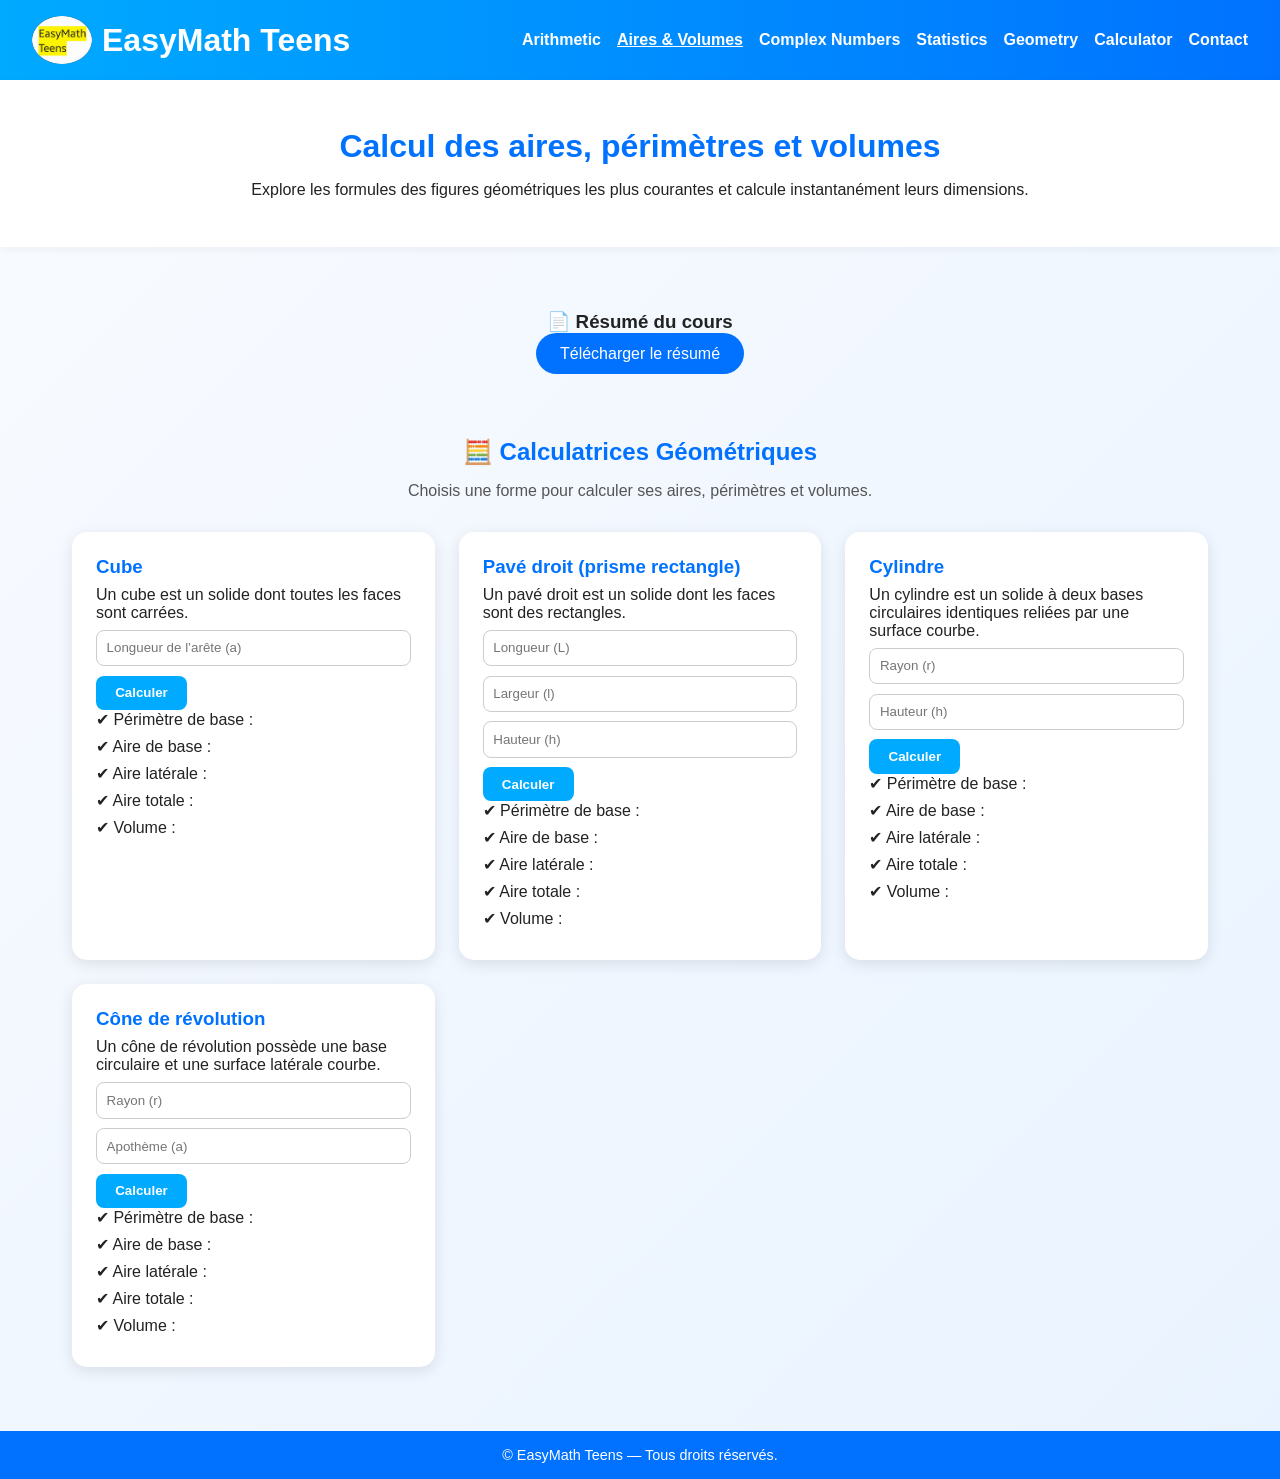
<file: airevolume.html>
<!DOCTYPE html>
<html lang="fr">
<head>
  <meta charset="UTF-8">
  <meta name="viewport" content="width=device-width, initial-scale=1.0">
  <title>EasyMath Teens – Aires, Périmètres & Volumes</title>
  <link rel="icon" href="logo1.bmp">
  <link rel="stylesheet" href="airevolume.css">
  <script src="airevolume.js" defer></script>
</head>

<body>
  <!-- 🧭 HEADER -->
  <header>
    <div class="logo">
      <img src="logo.jpg" alt="EasyMath logo">
      <h1>EasyMath Teens</h1>
    </div>
    <nav>
      <ul>
        <li><a href="arithmetique.html">Arithmetic</a></li>
        <li><a href="airevolume.html" class="active">Aires & Volumes</a></li>
        <li><a href="nombrecomplexe.html">Complex Numbers</a></li>
        <li><a href="statistic.html">Statistics</a></li>
        <li><a href="trans.html">Geometry</a></li>
        <li><a href="calculatrice.html">Calculator</a></li>
        <li><a href="apropos.html">Contact</a></li>
      </ul>
    </nav>
  </header>

  <!-- 🎯 HERO -->
  <section class="hero">
    <h2>Calcul des aires, périmètres et volumes</h2>
    <p>Explore les formules des figures géométriques les plus courantes et calcule instantanément leurs dimensions.</p>
  </section>

  <!-- 📘 SOMMAIRE -->
  <section class="summary">
    <h3>📄 Résumé du cours</h3>
    <a href="resume-airevolume.pdf" class="btn">Télécharger le résumé</a>
  </section>

  <!-- ⚙️ OUTILS DE CALCUL -->
  <main class="calculators">
    <h2>🧮 Calculatrices Géométriques</h2>
    <p class="intro">Choisis une forme pour calculer ses aires, périmètres et volumes.</p>

    <div class="grid">

      <div class="card" id="v4">
        <h3>Cube</h3>
        <p>Un cube est un solide dont toutes les faces sont carrées.</p>
        <input type="number" id="a" placeholder="Longueur de l’arête (a)">
        <button onclick="cube()">Calculer</button>
        <p>✔ Périmètre de base : <span id="perimetredebase"></span></p>
        <p>✔ Aire de base : <span id="airedebase"></span></p>
        <p>✔ Aire latérale : <span id="airelaterale"></span></p>
        <p>✔ Aire totale : <span id="airetotale"></span></p>
        <p>✔ Volume : <span id="volume"></span></p>
      </div>

      <div class="card" id="v5">
        <h3>Pavé droit (prisme rectangle)</h3>
        <p>Un pavé droit est un solide dont les faces sont des rectangles.</p>
        <input type="number" id="lo" placeholder="Longueur (L)">
        <input type="number" id="la" placeholder="Largeur (l)">
        <input type="number" id="h" placeholder="Hauteur (h)">
        <button onclick="pave_droit()">Calculer</button>
        <p>✔ Périmètre de base : <span id="Pbpv"></span></p>
        <p>✔ Aire de base : <span id="Abpv"></span></p>
        <p>✔ Aire latérale : <span id="Alpv"></span></p>
        <p>✔ Aire totale : <span id="Atpv"></span></p>
        <p>✔ Volume : <span id="Vpv"></span></p>
      </div>

      <div class="card" id="v6">
        <h3>Cylindre</h3>
        <p>Un cylindre est un solide à deux bases circulaires identiques reliées par une surface courbe.</p>
        <input type="number" id="r" placeholder="Rayon (r)">
        <input type="number" id="h" placeholder="Hauteur (h)">
        <button onclick="cylindre()">Calculer</button>
        <p>✔ Périmètre de base : <span id="Pbc"></span></p>
        <p>✔ Aire de base : <span id="Abc"></span></p>
        <p>✔ Aire latérale : <span id="Alc"></span></p>
        <p>✔ Aire totale : <span id="Atc"></span></p>
        <p>✔ Volume : <span id="Vc"></span></p>
      </div>

      <div class="card" id="v7">
        <h3>Cône de révolution</h3>
        <p>Un cône de révolution possède une base circulaire et une surface latérale courbe.</p>
        <input type="number" id="r1" placeholder="Rayon (r)">
        <input type="number" id="a1" placeholder="Apothème (a)">
        <button onclick="cone_revolution()">Calculer</button>
        <p>✔ Périmètre de base : <span id="Pbcr"></span></p>
        <p>✔ Aire de base : <span id="Abcr"></span></p>
        <p>✔ Aire latérale : <span id="Alcr"></span></p>
        <p>✔ Aire totale : <span id="Atcr"></span></p>
        <p>✔ Volume : <span id="Vcr"></span></p>
      </div>

    </div>
  </main>

  <!-- 🦶 FOOTER -->
  <footer>
    <p>&copy; <span class="year"></span> EasyMath Teens — Tous droits réservés.</p>
  </footer>
</body>
</html>
</file>
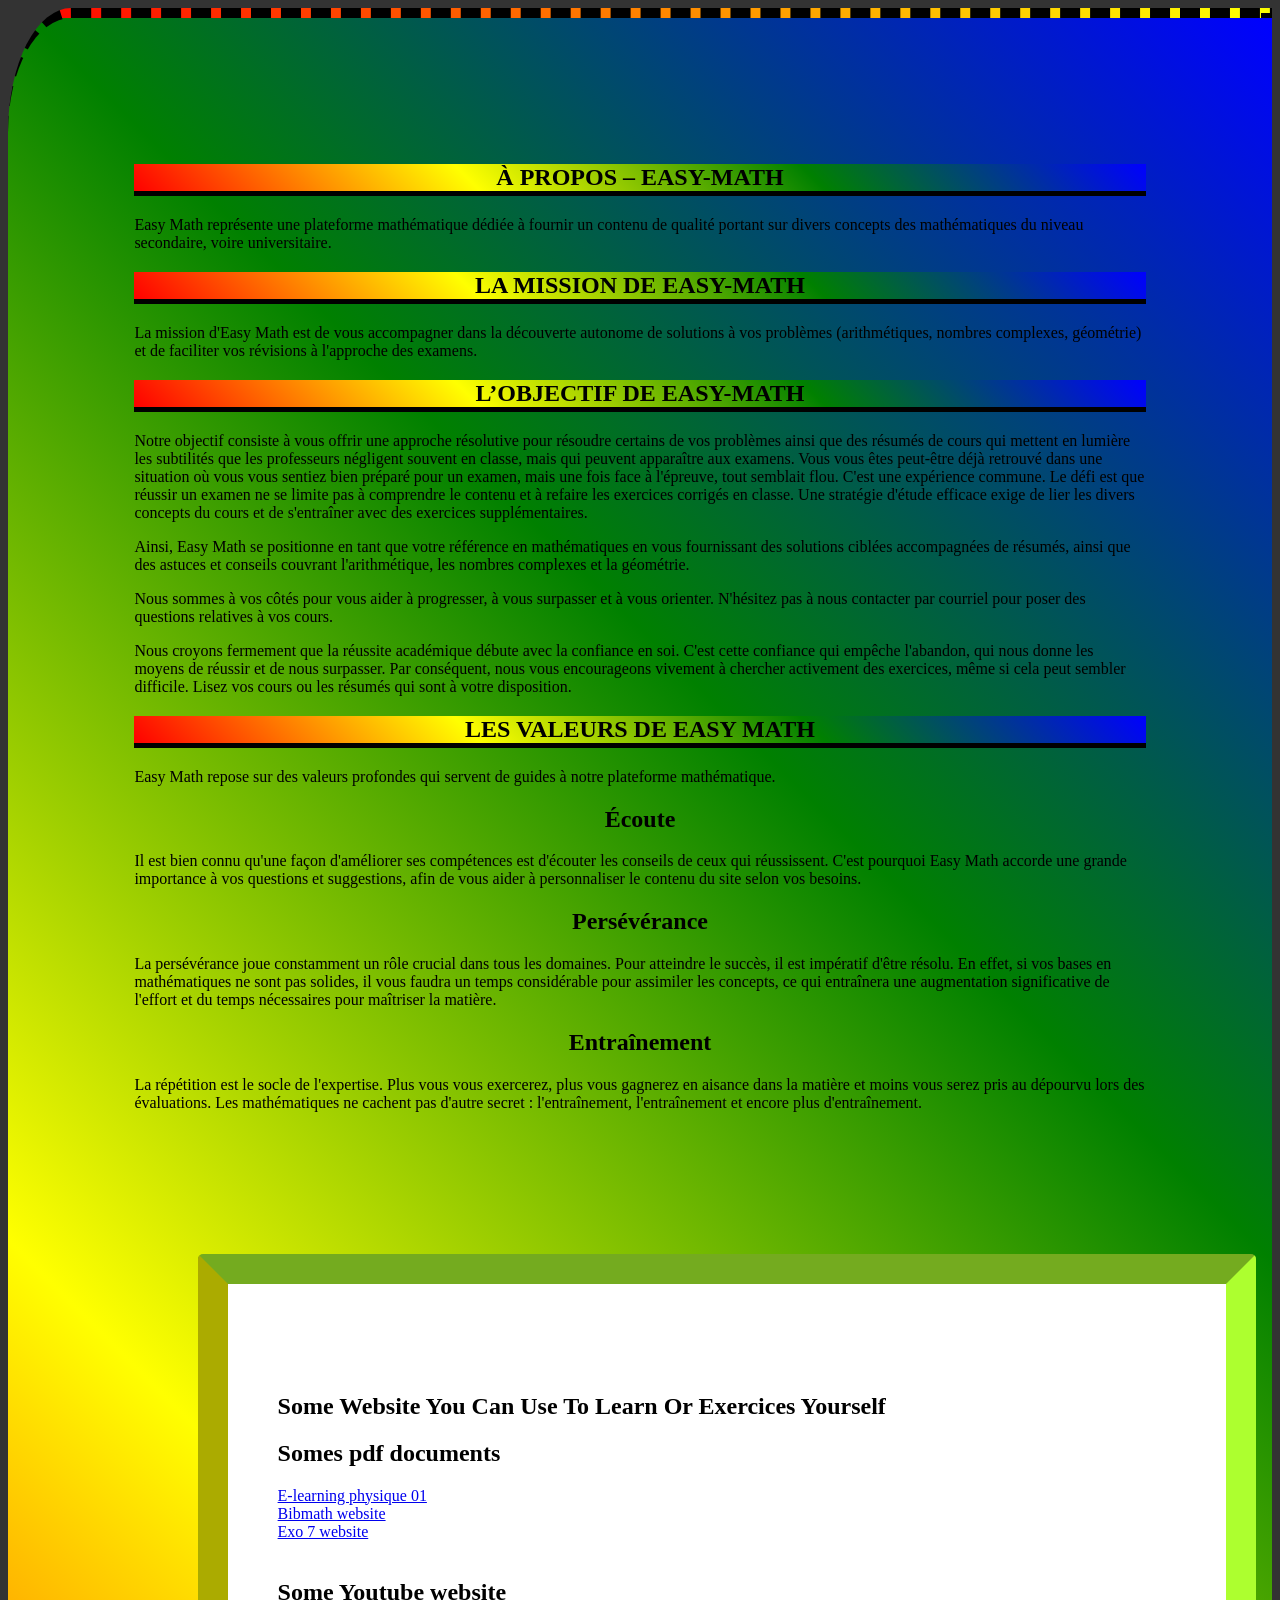
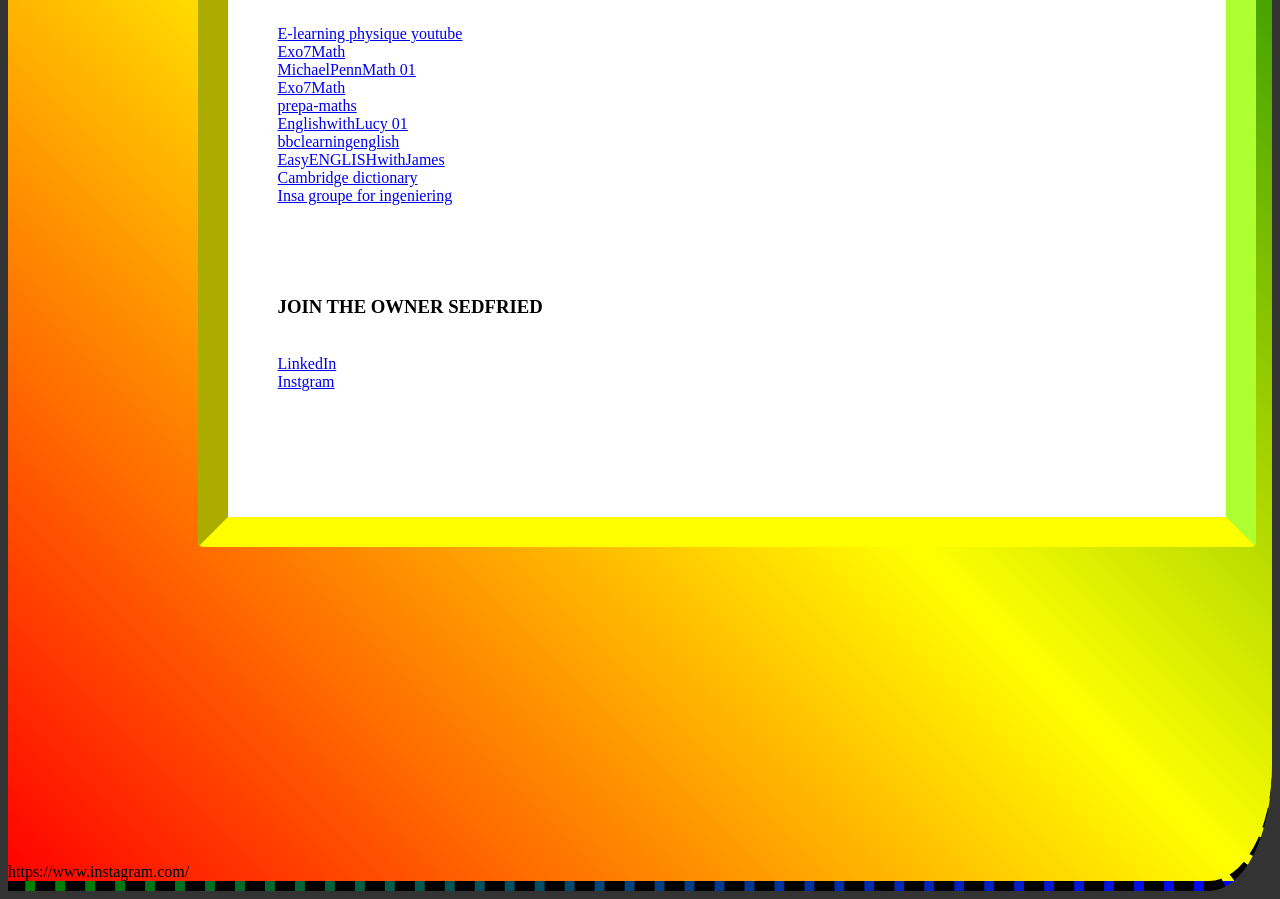
<file: apropos.html>
<html>
    <head>
        <meta charset="utf-8" name="Sedjro"/>
        <title>Easy Math</title>
        <link rel="stylesheet" href="apropos.css">
        <link rel="icon" href="logo1.bmp">

    </head>

    <body>
        <header>

        </header>
        <main>


                           

                <section class="information" >
                    <h1 >À PROPOS – EASY-MATH</h1>
                    <p>Easy Math représente une plateforme mathématique dédiée à fournir un contenu de 
                    qualité portant sur divers concepts des mathématiques du niveau secondaire,
                     voire universitaire.</p>
                    <h1 id="mi">LA MISSION DE EASY-MATH</h1>
                    <p>La mission d'Easy Math est de vous accompagner dans la découverte autonome de solutions à vos problèmes
                    (arithmétiques, nombres complexes, géométrie) et de faciliter vos révisions à l'approche des examens.                         </p>
                         
                         
                    <h1 >L’OBJECTIF DE EASY-MATH</h1>
                    <p>Notre objectif consiste à vous offrir une approche résolutive pour résoudre certains de vos problèmes
                    ainsi que des résumés de cours qui mettent en lumière les subtilités que les professeurs négligent souvent
                    en classe, mais qui peuvent apparaître aux examens. Vous vous êtes peut-être déjà retrouvé dans une situation
                    où vous vous sentiez bien préparé pour un examen, mais une fois face à l'épreuve, tout semblait flou. C'est une
                     expérience commune. Le défi est que réussir un examen ne se limite pas à comprendre le contenu et à refaire les
                    exercices corrigés en classe. Une stratégie d'étude efficace exige de lier les divers concepts du cours et de 
                    s'entraîner avec des exercices supplémentaires.</p>
                        
                        
                        
                    <p>Ainsi, Easy Math se positionne en tant que votre référence en mathématiques en vous fournissant des solutions
                    ciblées accompagnées de résumés, ainsi que des astuces et conseils couvrant l'arithmétique, les nombres
                    complexes et la géométrie.</p>
                       
                       
                    <p>Nous sommes à vos côtés pour vous aider à progresser, à vous surpasser et à vous orienter. N'hésitez pas à nous 
                    contacter par courriel pour poser des questions relatives à vos cours.</p>


                    <p>Nous croyons fermement que la réussite académique débute avec la confiance en soi. C'est cette confiance
                    qui empêche l'abandon, qui nous donne les moyens de réussir et de nous surpasser. Par conséquent, nous 
                    vous encourageons vivement à chercher activement des exercices, même si cela peut sembler difficile. Lisez
                    vos cours ou les résumés qui sont à votre disposition.</p>

                        
                    <h1 >LES VALEURS DE EASY MATH</h1>
                    <p>Easy Math repose sur des valeurs profondes qui servent de guides à notre plateforme mathématique.</p>

                    <h2 id="ec">Écoute</h2>
                    <p>Il est bien connu qu'une façon d'améliorer ses compétences est d'écouter les conseils de ceux 
                    qui réussissent. C'est pourquoi Easy Math accorde une grande importance à vos questions et
                    suggestions, afin de vous aider à personnaliser le contenu du site selon vos besoins.</p>
                         
                    <h2 >Persévérance</h2>
                    <p>La persévérance joue constamment un rôle crucial dans tous les domaines. Pour 
                    atteindre le succès, il est impératif d'être résolu. En effet, si vos bases en 
                    mathématiques ne sont pas solides, il vous faudra un temps considérable pour 
                    assimiler les concepts, ce qui entraînera une augmentation significative
                    de l'effort et du temps nécessaires pour maîtriser la matière.</p>


                    <h2 >Entraînement</h2>
                    <p>La répétition est le socle de l'expertise. Plus vous 
                    vous exercerez, plus vous gagnerez en aisance dans la matière et moins 
                    vous serez pris au dépourvu lors des évaluations. Les mathématiques ne 
                    cachent pas d'autre secret : l'entraînement, l'entraînement et encore plus d'entraînement.</p>

                </section>

                <section class="websiteslink">
                    <h1>Some website you can use to learn or exercices yourself</h1>
                    <h2>Somes pdf documents</h2>
                    <a href="https://www.elearning-cpge.com/physique-sup/magnetostatique/"> E-learning physique 01</a> <br>
                    <a href="https://www.bibmath.net/ressources/index.php?action=affiche&quoi=mathspe/index"> Bibmath website</a> <br>
                    <a href="http://exo7.emath.fr/trois.html"> Exo 7 website </a> <br><br>

                    
                    <h2>Some Youtube website </h2>
                    <a href="https://youtu.be/JnE8WD0Eeik?list=TLPQMDgxMjIwMjOQWE0hcA-DCg"> E-learning physique youtube</a> <br>
                    <a href="http://www.youtube.com/@Exo7Math"> Exo7Math</a> <br>

                    <a href="http://www.youtube.com/@MichaelPennMath"> MichaelPennMath 01</a> <br>
                    <a href="http://www.youtube.com/@Exo7Math"> Exo7Math</a> <br>
                    <a href="http://www.youtube.com/@prepa-maths"> prepa-maths </a> <br>
                    <a href="http://www.youtube.com/@EnglishwithLucy"> EnglishwithLucy 01</a> <br>
                    <a href="http://www.youtube.com/@bbclearningenglish"> bbclearningenglish</a> <br>
                    <a href="http://www.youtube.com/@EasyENGLISHwithJames"> EasyENGLISHwithJames </a> <br>
                    <a href="https://dictionary.cambridge.org/"> Cambridge dictionary</a> <br>
                    <a href="https://www.rejoindreinsalyon.com/admission/processus-admission-3e-annee/"> Insa groupe for ingeniering </a> <br>

                    <br><br><br><br>

                    <section class="own">
                        <h1> JOIN THE OWNER SEDFRIED</h1> <br>
                        <a href="https://www.linkedin.com/feed/?trk=guest_homepage-basic_google-one-tap-submit"> LinkedIn </a> <br>
                        <a href="https://www.instagram.com/"> Instgram </a> <br>

                    </section>

                </section>
                

                  
                
    https://www.instagram.com/
             


        </main>

        <footer>

        </footer>
    </body>
</html>
</file>
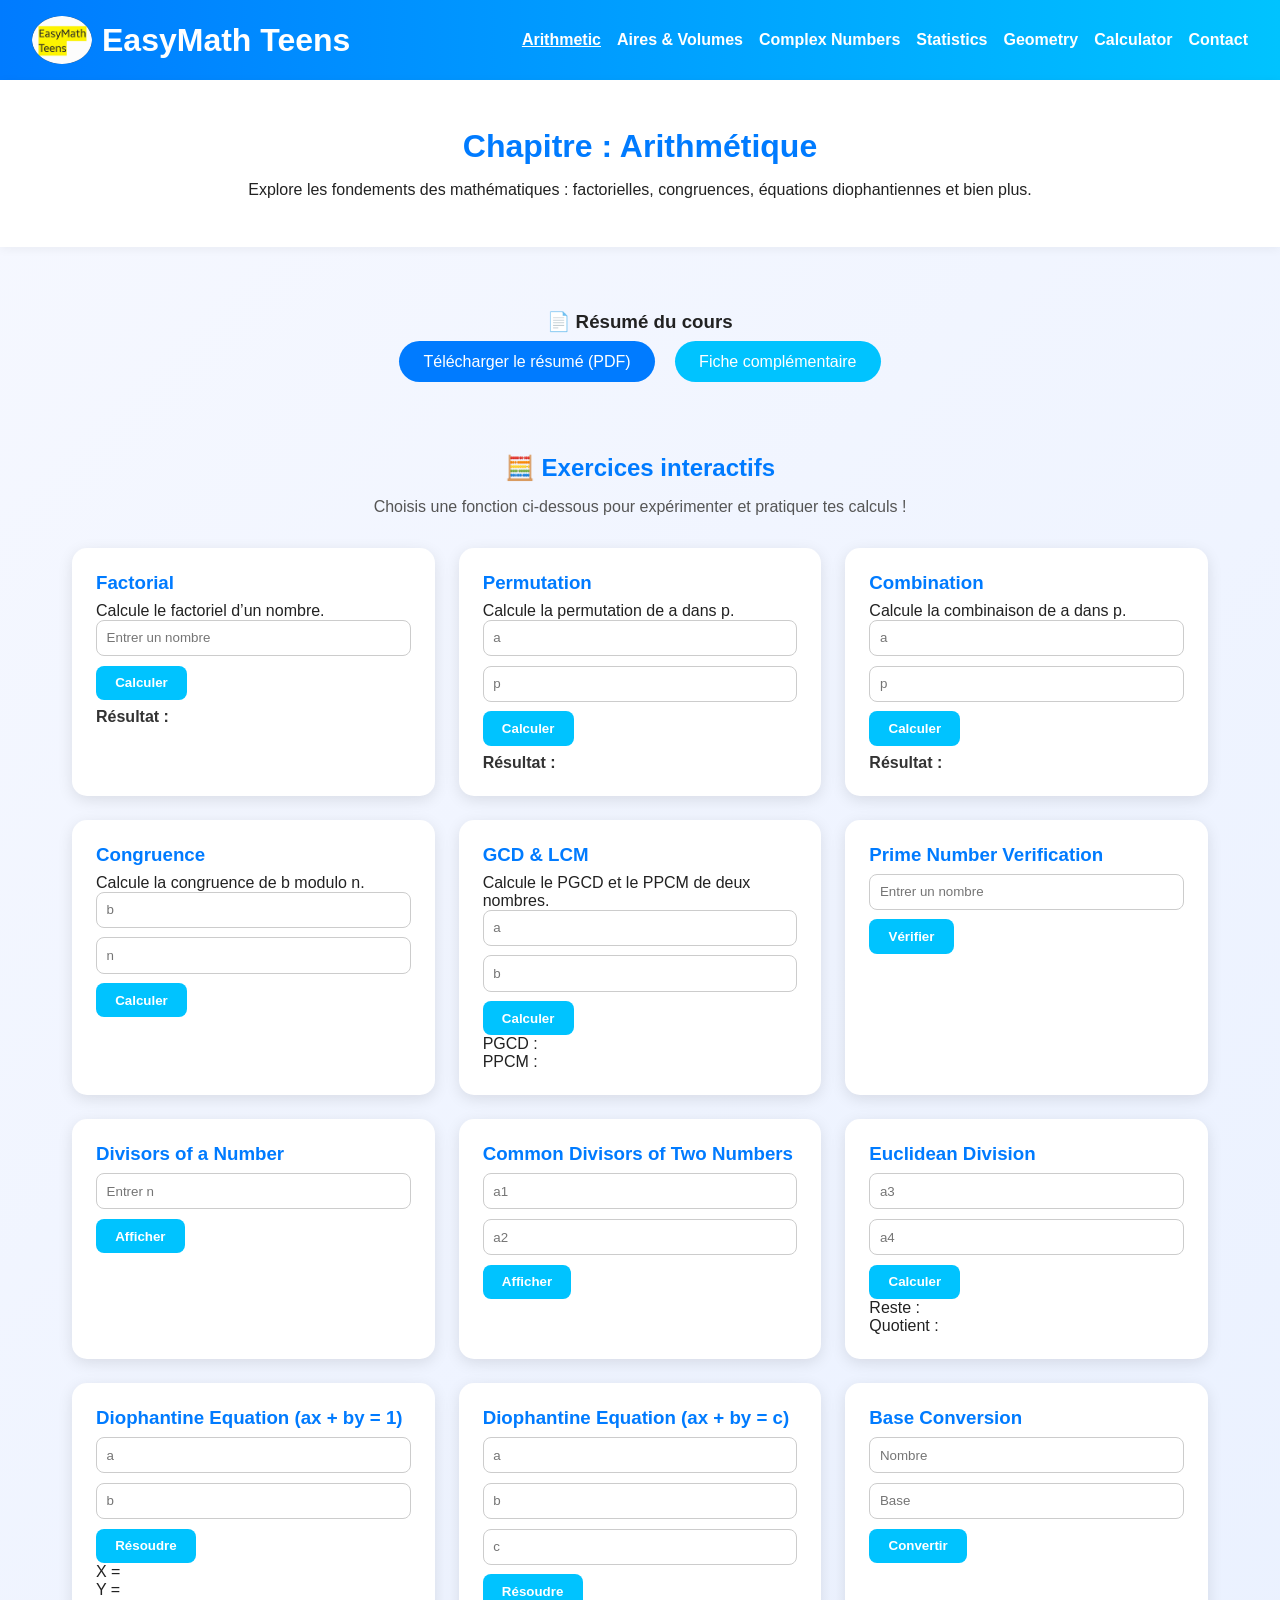
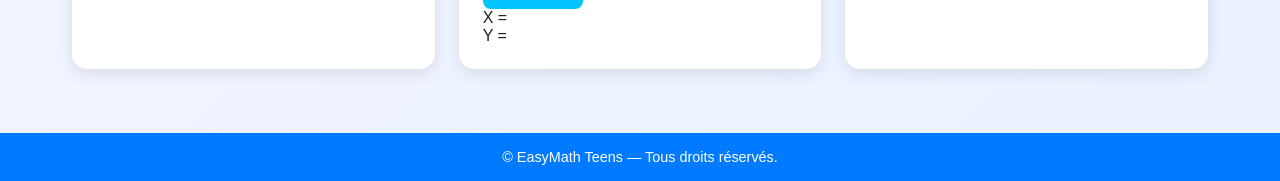
<file: arithmetique.html>
<!DOCTYPE html>
<html lang="fr">
<head>
  <meta charset="UTF-8" />
  <meta name="viewport" content="width=device-width, initial-scale=1.0" />
  <title>EasyMath Teens – Arithmétique</title>
  <link rel="icon" href="logo1.bmp">
  <link rel="stylesheet" href="arithmetique.css">
  <script src="arithmetique.js" defer></script>
</head>

<body>
  <!-- 🧭 HEADER -->
  <header>
    <div class="logo">
      <img src="logo.jpg" alt="EasyMath logo">
      <h1>EasyMath Teens</h1>
    </div>
    <nav>
      <ul>
        <li><a href="arithmetique.html" class="active">Arithmetic</a></li>
        <li><a href="airevolume.html">Aires & Volumes</a></li>
        <li><a href="nombrecomplexe.html">Complex Numbers</a></li>
        <li><a href="statistic.html">Statistics</a></li>
        <li><a href="trans.html">Geometry</a></li>
        <li><a href="calculatrice.html">Calculator</a></li>
        <li><a href="apropos.html">Contact</a></li>
      </ul>
    </nav>
  </header>

  <!-- 🎯 TITRE -->
  <section class="hero">
    <h2>Chapitre : Arithmétique</h2>
    <p>Explore les fondements des mathématiques : factorielles, congruences, équations diophantiennes et bien plus.</p>
  </section>

  <!-- 📘 SOMMAIRE -->
  <section class="summary">
    <h3>📄 Résumé du cours</h3>
    <a href="resumAR.pdf" target="_blank" class="btn">Télécharger le résumé (PDF)</a>
    <a href="https://maths-france.fr/wp-content/uploads/Arithmetique_fiche.pdf" target="_blank" class="btn secondary">Fiche complémentaire</a>
  </section>

  <!-- ⚙️ CALCULATEURS -->
  <main class="calculators">
    <h2>🧮 Exercices interactifs</h2>
    <p class="intro">Choisis une fonction ci-dessous pour expérimenter et pratiquer tes calculs !</p>

    <!-- Exemple de carte -->
    <div class="grid">
      <div class="card" id="v1">
        <h3>Factorial</h3>
        <p>Calcule le factoriel d’un nombre.</p>
        <input type="number" id="n" placeholder="Entrer un nombre">
        <button onclick="find_factorial()">Calculer</button>
        <p class="result">Résultat : <span id="fac"></span></p>
      </div>

      <div class="card" id="v2">
        <h3>Permutation</h3>
        <p>Calcule la permutation de a dans p.</p>
        <input type="number" id="n1" placeholder="a">
        <input type="number" id="p" placeholder="p">
        <button onclick="find_permutation()">Calculer</button>
        <p class="result">Résultat : <span id="arrag"></span></p>
      </div>

      <div class="card" id="v3">
        <h3>Combination</h3>
        <p>Calcule la combinaison de a dans p.</p>
        <input type="number" id="n2" placeholder="a">
        <input type="number" id="p1" placeholder="p">
        <button onclick="find_combination()">Calculer</button>
        <p class="result">Résultat : <span id="combi"></span></p>
      </div>

      <div class="card" id="v4">
        <h3>Congruence</h3>
        <p>Calcule la congruence de b modulo n.</p>
        <input type="number" id="a00" placeholder="b">
        <input type="number" id="b00" placeholder="n">
        <button onclick="find_congruence()">Calculer</button>
        <p class="result"><span id="c00"></span></p>
      </div>

      <div class="card" id="v5">
        <h3>GCD & LCM</h3>
        <p>Calcule le PGCD et le PPCM de deux nombres.</p>
        <input type="number" id="a" placeholder="a">
        <input type="number" id="b" placeholder="b">
        <button onclick="calculate_gcd_lcm()">Calculer</button>
        <p>PGCD : <span id="d"></span></p>
        <p>PPCM : <span id="e"></span></p>
      </div>

      <div class="card" id="v6">
        <h3>Prime Number Verification</h3>
        <input type="number" id="r" placeholder="Entrer un nombre">
        <button onclick="verify_prime()">Vérifier</button>
        <p><span id="result"></span></p>
      </div>

      <div class="card" id="v7">
        <h3>Divisors of a Number</h3>
        <input type="number" id="n0" placeholder="Entrer n">
        <button onclick="find_divisors()">Afficher</button>
        <p id="answer"></p>
      </div>

      <div class="card" id="v8">
        <h3>Common Divisors of Two Numbers</h3>
        <input type="number" id="a1" placeholder="a1">
        <input type="number" id="a2" placeholder="a2">
        <button onclick="commundivisors()">Afficher</button>
        <p id="answer1"></p>
      </div>

      <div class="card" id="v9">
        <h3>Euclidean Division</h3>
        <input type="number" id="a3" placeholder="a3">
        <input type="number" id="a4" placeholder="a4">
        <button onclick="euclidean_division()">Calculer</button>
        <p>Reste : <span id="a6"></span></p>
        <p>Quotient : <span id="a7"></span></p>
      </div>

      <div class="card" id="v10">
        <h3>Diophantine Equation (ax + by = 1)</h3>
        <input type="number" id="a9" placeholder="a">
        <input type="number" id="a10" placeholder="b">
        <button onclick="find_diophantine_equation()">Résoudre</button>
        <p>X = <span id="a12"></span></p>
        <p>Y = <span id="a13"></span></p>
      </div>

      <div class="card" id="v11">
        <h3>Diophantine Equation (ax + by = c)</h3>
        <input type="number" id="a15" placeholder="a">
        <input type="number" id="a16" placeholder="b">
        <input type="number" id="a17" placeholder="c">
        <button onclick="find_diophantine_equation_2()">Résoudre</button>
        <p>X = <span id="a19"></span></p>
        <p>Y = <span id="a20"></span></p>
      </div>

      <div class="card" id="v12">
        <h3>Base Conversion</h3>
        <input type="number" id="a22" placeholder="Nombre">
        <input type="number" id="a23" placeholder="Base">
        <button onclick="convertToBase()">Convertir</button>
        <p><span id="tab"></span></p>
      </div>
    </div>
  </main>

  <!-- 🦶 FOOTER -->
  <footer>
    <p>&copy; <span class="year"></span> EasyMath Teens — Tous droits réservés.</p>
  </footer>
</body>
</html>
</file>
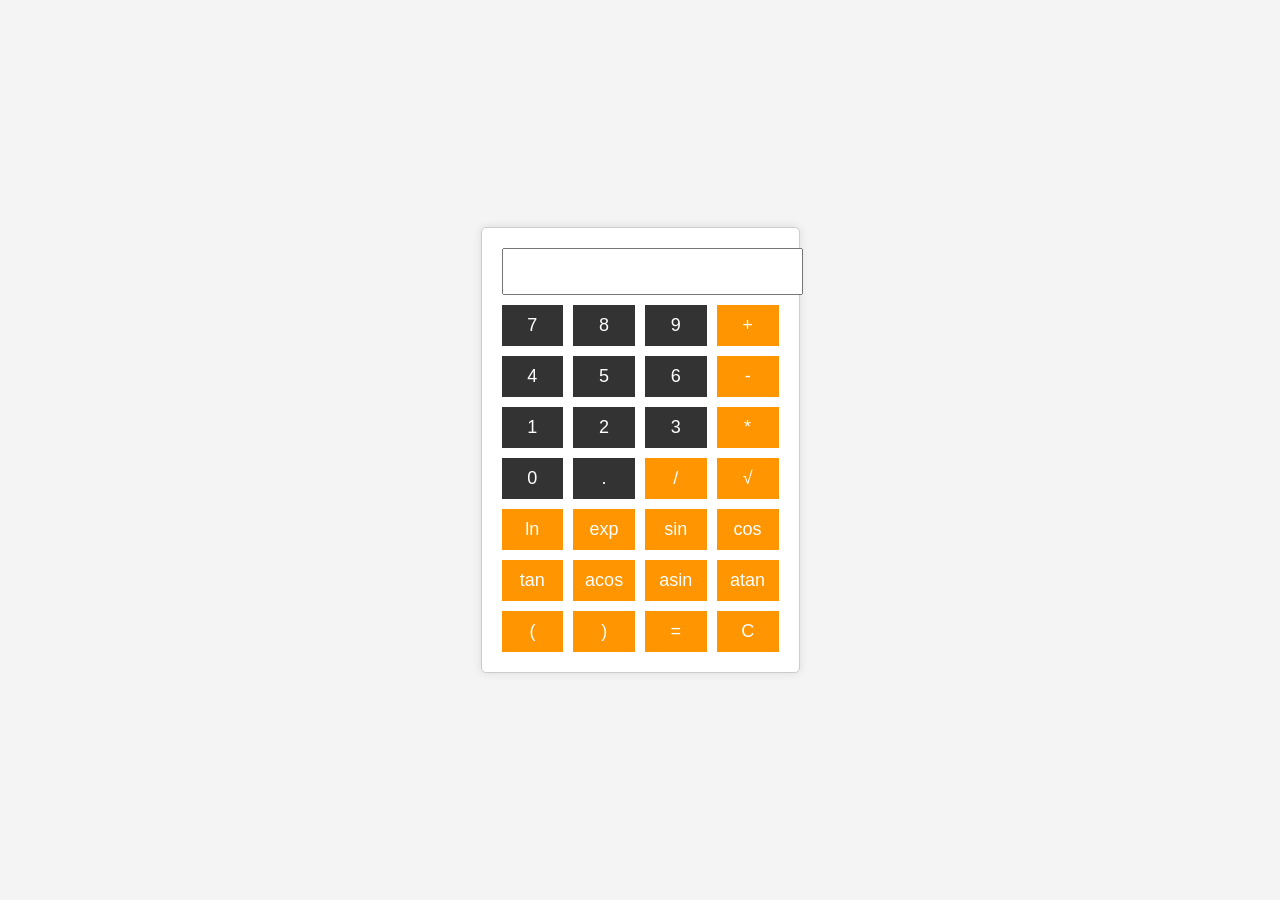
<file: calculatrice.html>
<!DOCTYPE html>
<html lang="en">
<head>
    <meta charset="UTF-8">
    <meta name="viewport" content="width=device-width, initial-scale=1.0">
    <title>Advanced Calculator</title>
    <link rel="stylesheet" href="calculatrice.css">
</head>
<body>
    <div class="calculator">
        <input type="text" id="display" readonly>
        <div class="buttons">
            <button class="number" onclick="appendToDisplay('7')">7</button>
            <button class="number" onclick="appendToDisplay('8')">8</button>
            <button class="number" onclick="appendToDisplay('9')">9</button>
            <button class="operator" onclick="appendToDisplay('+')">+</button>
            <button class="number" onclick="appendToDisplay('4')">4</button>
            <button class="number" onclick="appendToDisplay('5')">5</button>
            <button class="number" onclick="appendToDisplay('6')">6</button>
            <button class="operator" onclick="appendToDisplay('-')">-</button>
            <button class="number" onclick="appendToDisplay('1')">1</button>
            <button class="number" onclick="appendToDisplay('2')">2</button>
            <button class="number" onclick="appendToDisplay('3')">3</button>
            <button class="operator" onclick="appendToDisplay('*')">*</button>
            <button class="number" onclick="appendToDisplay('0')">0</button>
            <button class="number" onclick="appendToDisplay('.')">.</button>
            <button class="operator" onclick="appendToDisplay('/')">/</button>
            <button class="function" onclick="appendFunction('sqrt(')">√</button>
            <button class="function" onclick="appendFunction('ln(')">ln</button>
            <button class="function" onclick="appendFunction('exp(')">exp</button>
            <button class="function" onclick="appendFunction('sin(')">sin</button>
            <button class="function" onclick="appendFunction('cos(')">cos</button>
            <button class="function" onclick="appendFunction('tan(')">tan</button>
            <button class="function" onclick="appendFunction('acos(')">acos</button>
            <button class="function" onclick="appendFunction('asin(')">asin</button>
            <button class="function" onclick="appendFunction('atan(')">atan</button>
            <button class="function" onclick="appendToDisplay('('">(</button>
            <button class="function" onclick="appendToDisplay(')')">)</button>
            <button class="equal" onclick="calculate()">=</button>
            <button class="clear" onclick="clearDisplay()">C</button>
        </div>
    </div>
    <script src="calculatrice.js"></script>
</body>
</html>
</file>
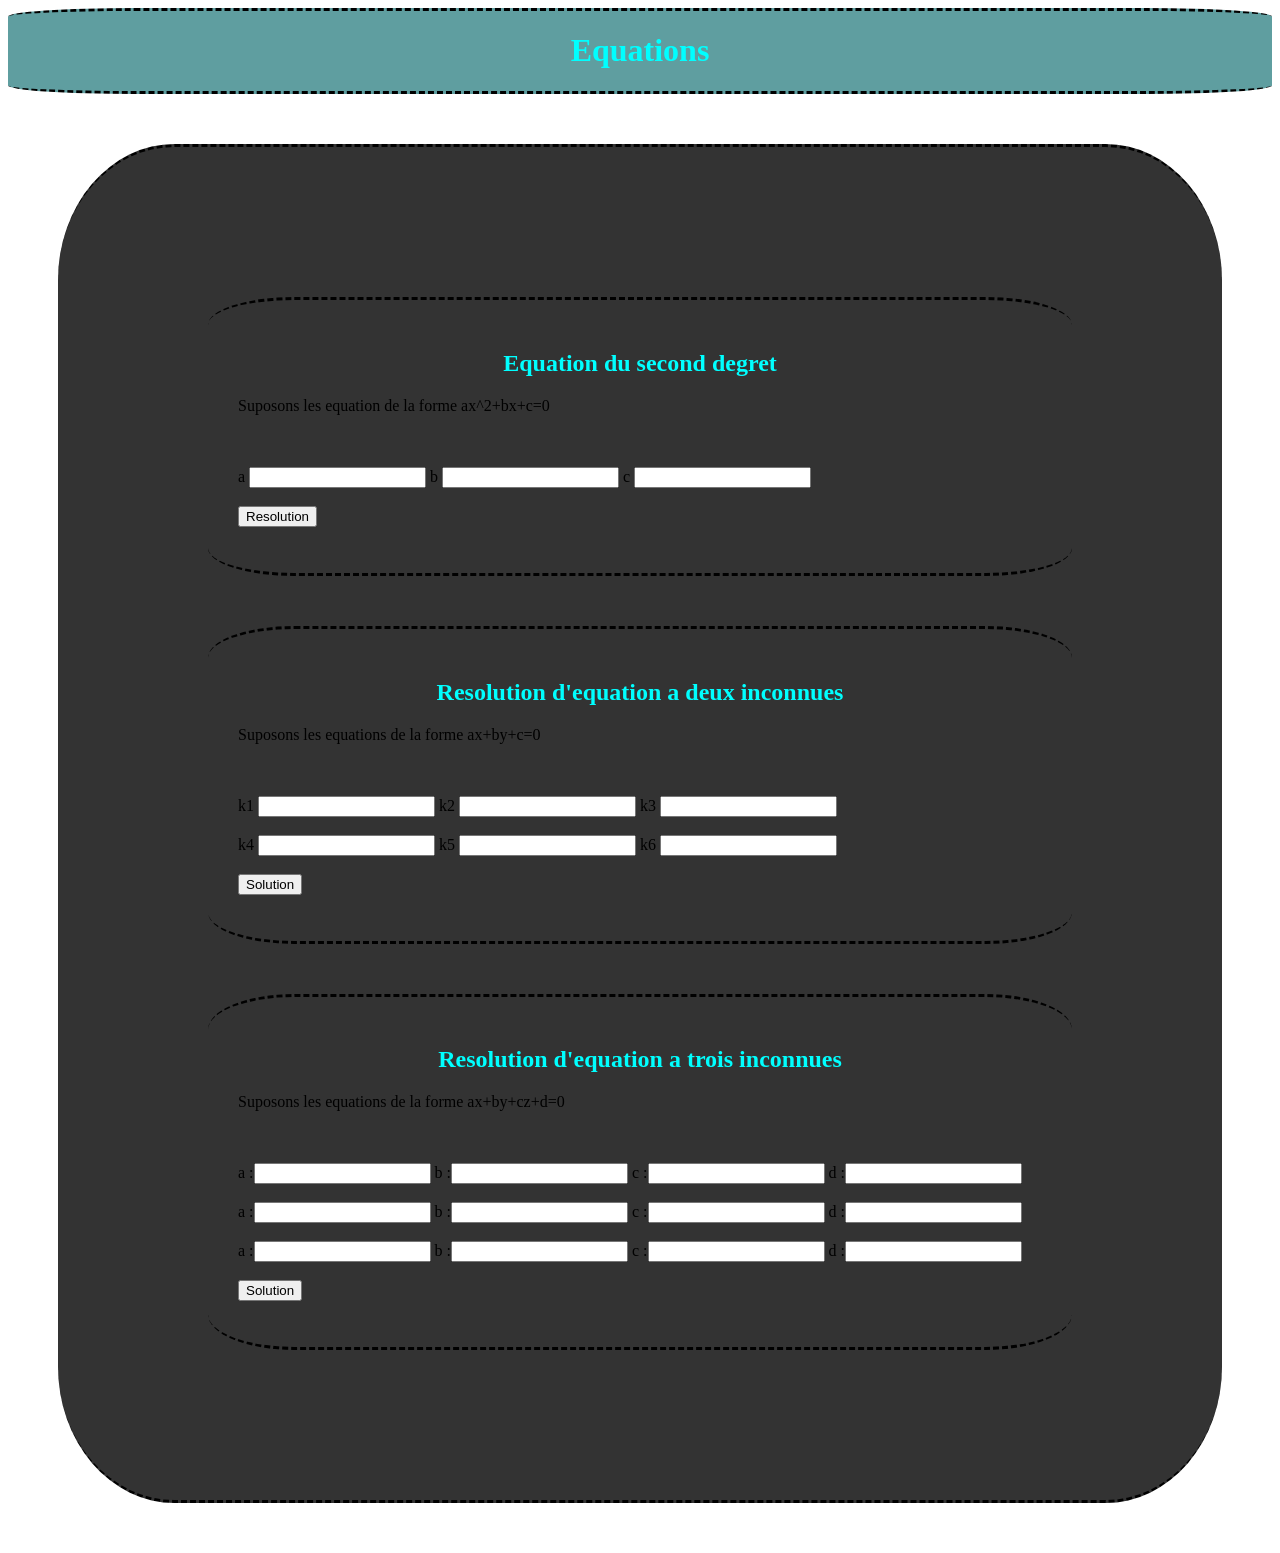
<file: equation.html>
<!-- 
<!DOCTYPE html>
<html>
<head>
    <title>User Registration and Login</title>
</head>
<body>
    <h1>User Registration and Login</h1>
    
     
    <h2>Registration</h2>
    <label for="name">Name:</label>
    <input type="text" id="name"><br>
    
    <label for="surname">Surname:</label>
    <input type="text" id="surname"><br>
    
    <label for="regEmail">Email:</label>
    <input type="email" id="regEmail"><br>
    
    <label for="regPassword">Password:</label>
    <input type="password" id="regPassword"><br>
    
    <button onclick="register()">Register</button>

    <hr>

    
    <h2>Login</h2>
    <label for="loginEmail">Email:</label>
    <input type="email" id="loginEmail"><br>
    
    <label for="loginPassword">Password:</label>
    <input type="password" id="loginPassword"><br>
    
    <button onclick="login()">Login</button>

    <div id="content" style="display: none;">
        <h2>Welcome to the Logged-in Area!</h2>
        <p>This is the content that's accessible after logging in.</p>
    </div>

    <script>
        // User database
        const users = [];

        function register() {
            const name = document.getElementById("name").value;
            const surname = document.getElementById("surname").value;
            const address = document.getElementById("address").value;
            const email = document.getElementById("regEmail").value;
            const password = document.getElementById("regPassword").value;

            users.push({ name, surname, address, email, password });

            alert("Registration successful!");
        }

        function login() {
            const email = document.getElementById("loginEmail").value;
            const password = document.getElementById("loginPassword").value;

            const user = users.find(u => u.email === email && u.password === password);

            if (user) {
                document.getElementById("content").style.display = "block";
            } else {
                alert("Invalid email or password. Please try again.");
            }
        }
    </script>
</body>
</html> -->



<html>
    <head>
        <meta src="utf-8" >
        <title> EasyMath</title>
        <link rel="stylesheet" href="equation.css">
        <link rel="icon" href="logo1.bmp">
    </head>
    <body>
        <script type="text/javascript" src="equation.js"></script>

        <header>
            <h1> Equations</h1>        </header>
        <main>
    
            <section>
                <h2> Equation du second degret</h2>
                <p>Suposons les equation de la forme ax^2+bx+c=0</p><br><br>
                a <input type="number" id="a" size="20">
                b <input type="number" id="b" size="20">
                c <input type="number" id="c" size="20"><br><br>
                <button onclick="find_resolution()">Resolution</button>
                <p><span id="result"></span></p>



            </section>
            <section>
                <h2> Resolution d'equation a deux inconnues</h2>
                <p>Suposons les equations de la forme ax+by+c=0</p><br><br>
                k1 <input type="number" id="k1" size="20">
                k2 <input type="number" id="k2" size="20">
                k3 <input type="number" id="k3" size="20"><br><br>
                k4 <input type="number" id="k4" size="20">
                k5 <input type="number" id="k5" size="20">
                k6 <input type="number" id="k6" size="20"><br><br>
                <button onclick="find_solution()">Solution</button><br>
                <p><span id="resultat"></span></p>



            </section>
            <section>
                <h2> Resolution d'equation a trois inconnues</h2>
                <p>Suposons les equations de la forme ax+by+cz+d=0</p><br><br>
                a  :<input type="number" id="a0" size="20">
                b  :<input type="number" id="b0" size="20">
                c  :<input type="number" id="c0" size="20">
                d  :<input type="number" id="d0" size="20"><br><br>
                a  :<input type="number" id="a1" size="20">
                b  :<input type="number" id="b1" size="20">
                c  :<input type="number" id="c1" size="20">
                d  :<input type="number" id="d1" size="20"><br><br>
                a  :<input type="number" id="a2" size="20">
                b  :<input type="number" id="b2" size="20">
                c  :<input type="number" id="c2" size="20">
                d  :<input type="number" id="d2" size="20"><br><br>
                <button onclick="find_solutiont()">Solution</button>
                <p><span id="resultatt"></span></p>



            </section>


        </main>

    </body>
</html>
</file>
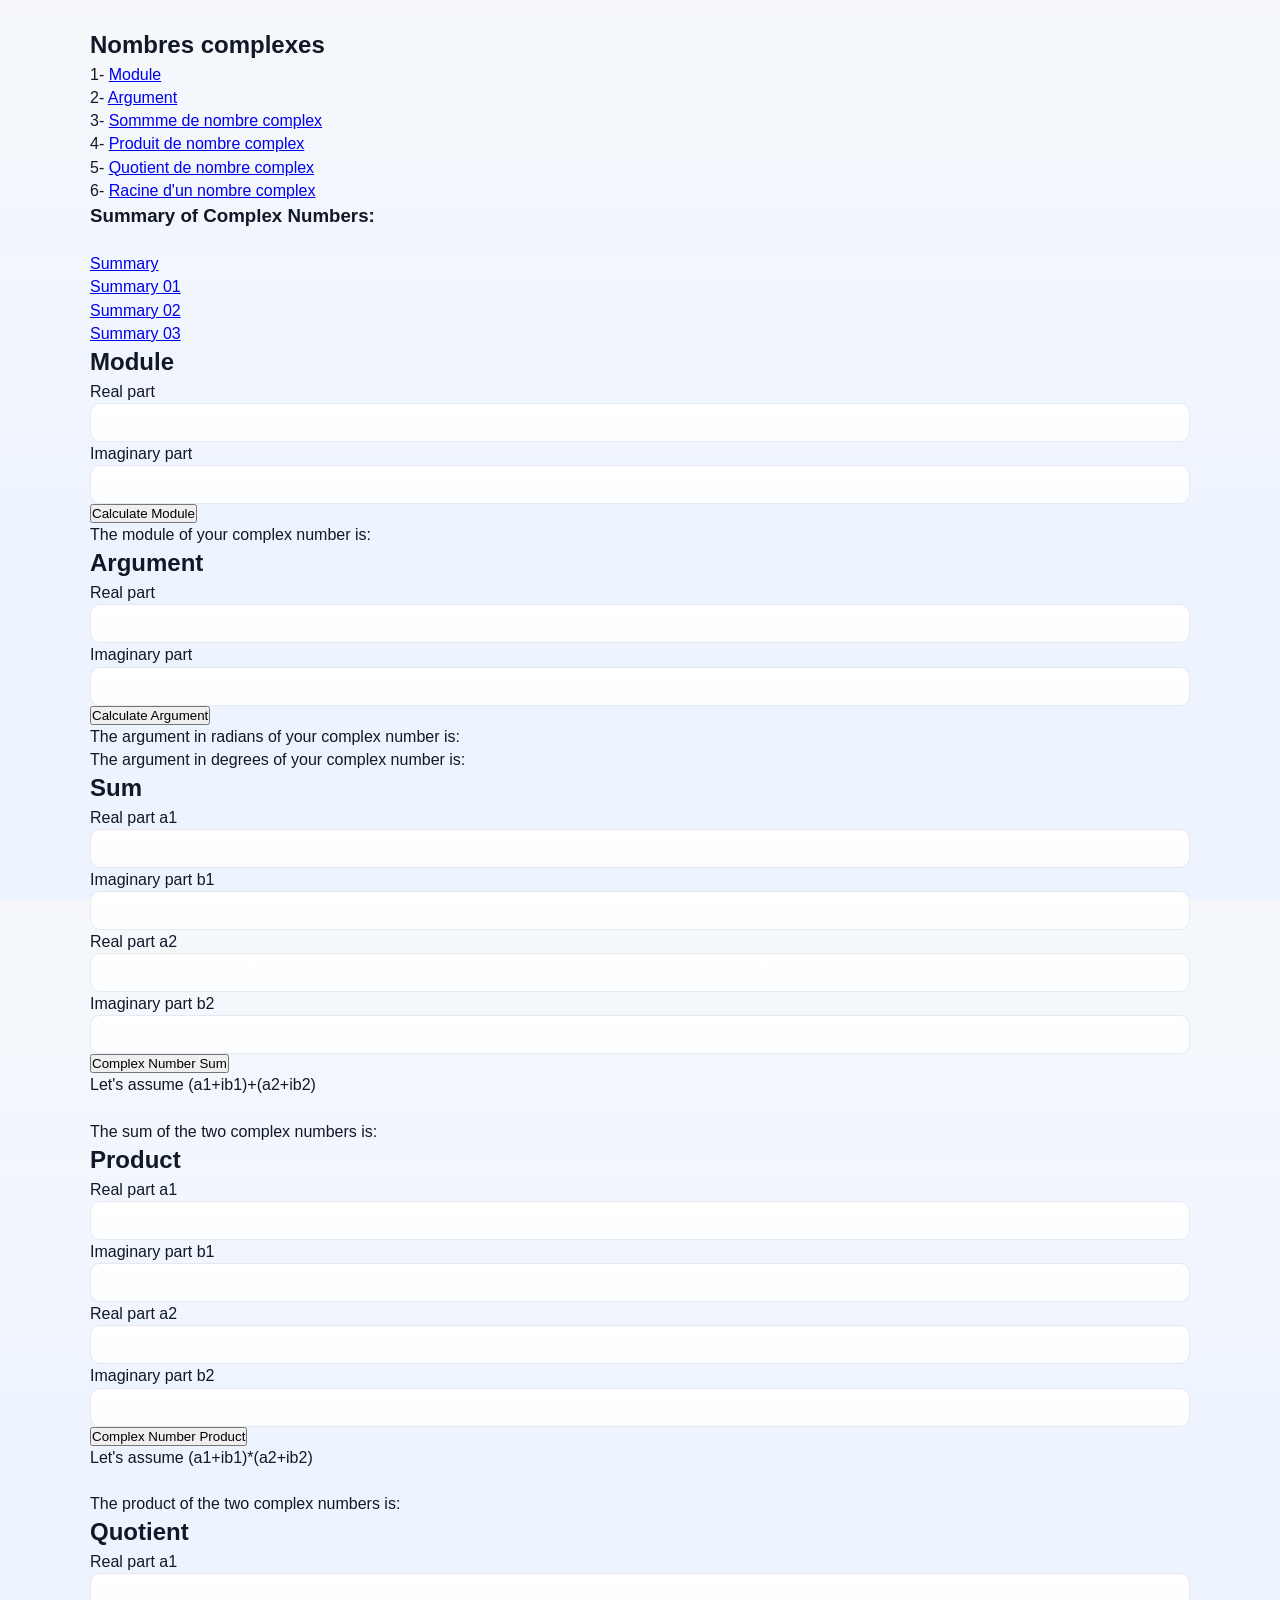
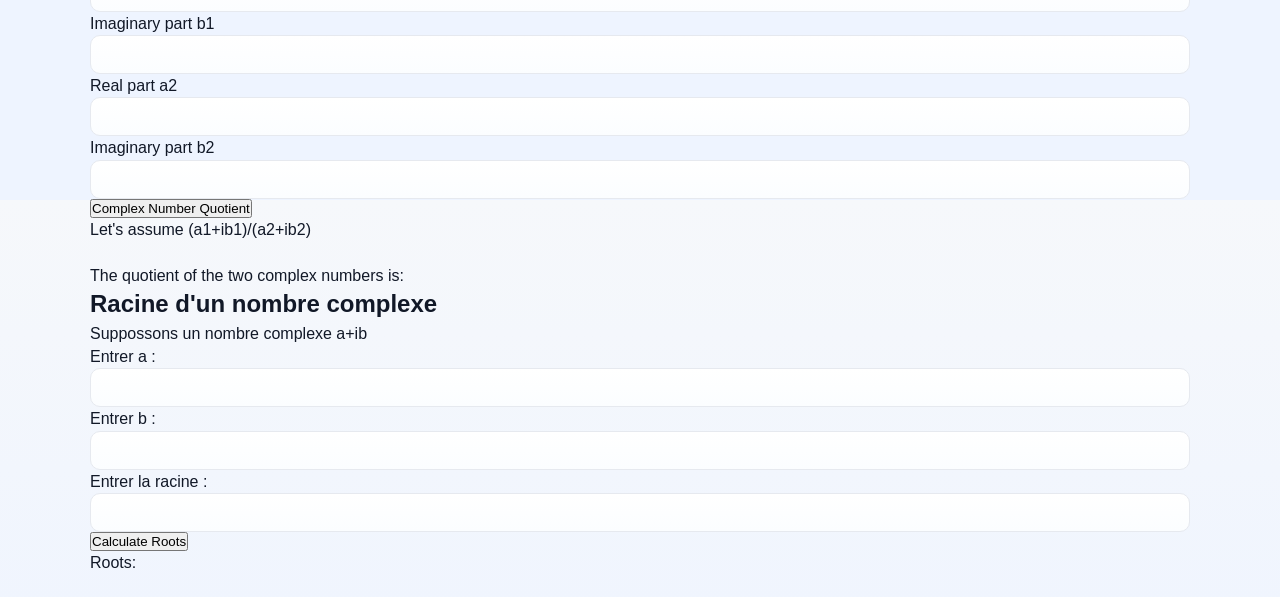
<file: nombrecomplexe.html>
<html>
    <head>
        <meta src="utf-8" >
        <title> Easy Math  </title>
        <link rel="stylesheet" href="nombrecomplexe.css">
        <link rel="icon" href="logo1.bmp">
        
    </head>
    <body>
        
        <script type="text/javascript" src="nombrecomplexe.js"></script>

            <section class="titre">
                <h1>Nombres complexes</h1>
            </section>
      


        </section>
        

        <section class="solution">
            <section>
                1- <a href="#v1">Module</a><br/>
                2- <a href="#v2">Argument</a><br/>
                3- <a href="#v3">Sommme de nombre complex</a><br/>
                4- <a href="#v4">Produit de nombre complex</a><br/>
                5- <a href="#v5">Quotient de nombre complex</a><br/>
                6- <a href="#v6">Racine d'un nombre complex</a><br/>
            </section>

            <section>

                <h1>Summary of Complex Numbers:</h1>      <br>
                <a href="summary NC.pdf"> Summary </a> <br>
                <a href="https://maths-france.fr/wp-content/uploads/ComplexesAlgebrique_fiche.pdf"> Summary 01</a> <br>
                <a href="https://maths-france.fr/wp-content/uploads/ComplexesTrigonometrique_fiche.pdf"> Summary 02</a> <br>
                <a href="https://maths-france.fr/wp-content/uploads/ComplexesGeometrique_fiche.pdf"> Summary 03</a> <br>
       

                <section>
                    <h2 id="v1">Module</h2>
                    Real part <input type="number" id="rel" size="20"><br>
                    Imaginary part <input type="number" id="img" size="20"><br>
                            
                    <button onclick="find_module()"> Calculate Module</button><br>
                    <p>The module of your complex number is: <span id="modul"></span> </p>
                </section>
                        
                <section>
                    <h2 id="v2">Argument</h2>
                    Real part <input type="number" id="rel1" size="20"><br>
                    Imaginary part <input type="number" id="img1" size="20"><br>
                            
                    <button onclick="find_argument()"> Calculate Argument</button><br>
                    <p>The argument in radians of your complex number is: <span id="arg"></span></p>
                    <p>The argument in degrees of your complex number is: <span id="degre"></span></p>
                </section>
                

                <section>
                    <h2 id="v3">Sum</h2>
                    Real part a1 <input type="number" id="rel2" size="20"><br>
                    Imaginary part b1 <input type="number" id="img2" size="20"><br>
                    Real part a2 <input type="number" id="rel3" size="20"><br>
                    Imaginary part b2 <input type="number" id="img3" size="20"><br> 
                    <button onclick="sommecomplexe()">Complex Number Sum</button><br>
                    <p>Let's assume (a1+ib1)+(a2+ib2)</p> <br>
                    <p>The sum of the two complex numbers is: <span id="somme"></span></p>
                </section>
                <section>
                    <h2 id="v4">Product </h2>
                    Real part a1 <input type="number" id="rel4" size="20"><br>
                    Imaginary part b1<input type="number" id="img4" size="20"><br>
                    Real part a2 <input type="number" id="rel5" size="20"><br>
                    Imaginary part b2 <input type="number" id="img5" size="20"><br>
                    <button onclick="produitcomplexe()">Complex Number Product</button><br>
                    <p>Let's assume (a1+ib1)*(a2+ib2)</p> <br>
                    <p>The product of the two complex numbers is: <span id="produit"></span></p>
                </section>
                
                
                
                
                <section>
                <h2 id="v5">Quotient</h2>
                Real part a1     <input type="number" id="rel6" size="20"><br>
                Imaginary part b1 <input type="number" id="img6" size="20"><br>
                Real part a2     <input type="number" id="rel7" size="20"><br>
                Imaginary part b2 <input type="number" id="img7" size="20"><br>            
                <button onclick="quotientcomplexe()"> Complex Number Quotient</button><br>
                <p>Let's assume (a1+ib1)/(a2+ib2)</p> <br>
                <p>The quotient of the two complex numbers is: <span id="quotient"></span></p>
            </section>
            <section>
                <h2 id="v6"> Racine d'un nombre complexe</h2>
                <p> Suppossons un nombre complexe a+ib</p>
               Entrer a  : <input type="number" id="rel8" size="20"><br>             
                Entrer b  :<input type="number" id="img8" size="20"><br>
               Entrer la racine  : <input type="number" id="rootDegree" size="20"><br>
                <button onclick="calculateRoots()">Calculate Roots</button> 
                <p>Roots: <span id="roots"></span></p> <br>
            </section>
            
            
        
    </section>




    </body>
</html>
</file>
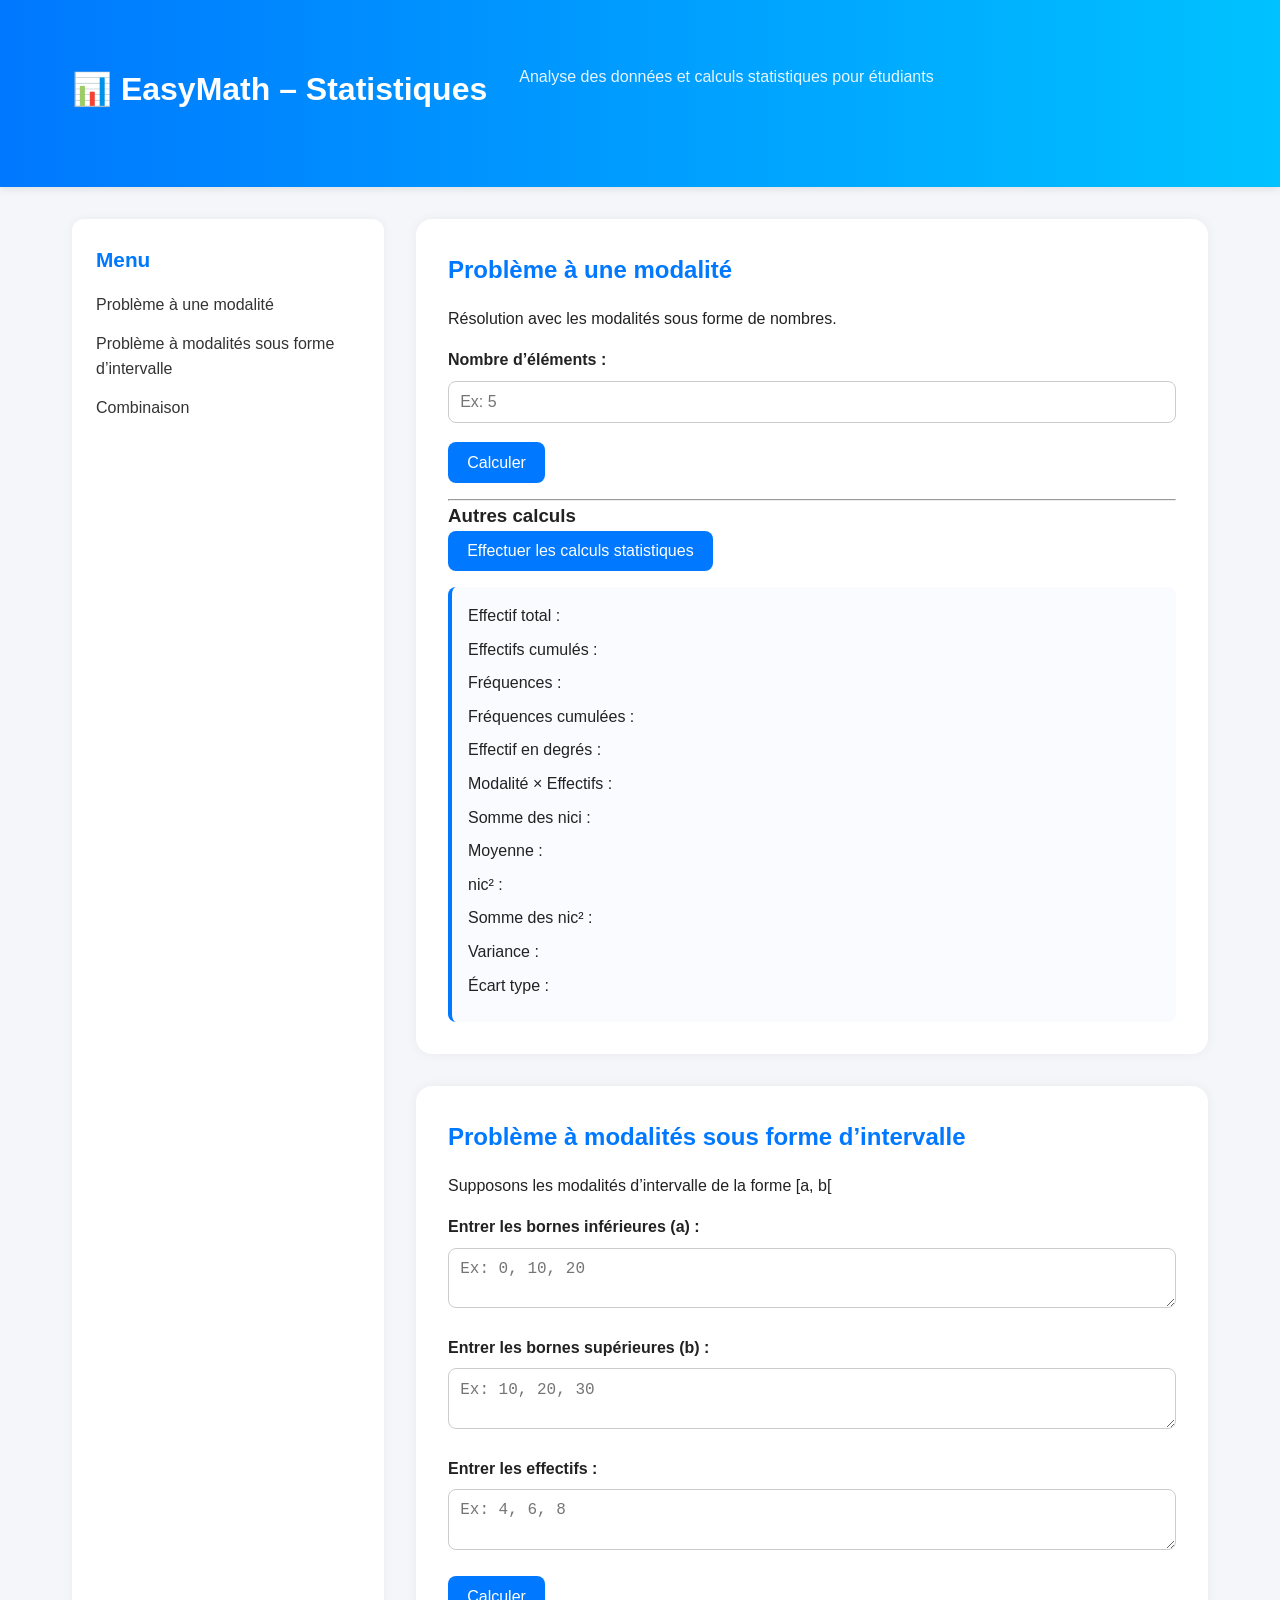
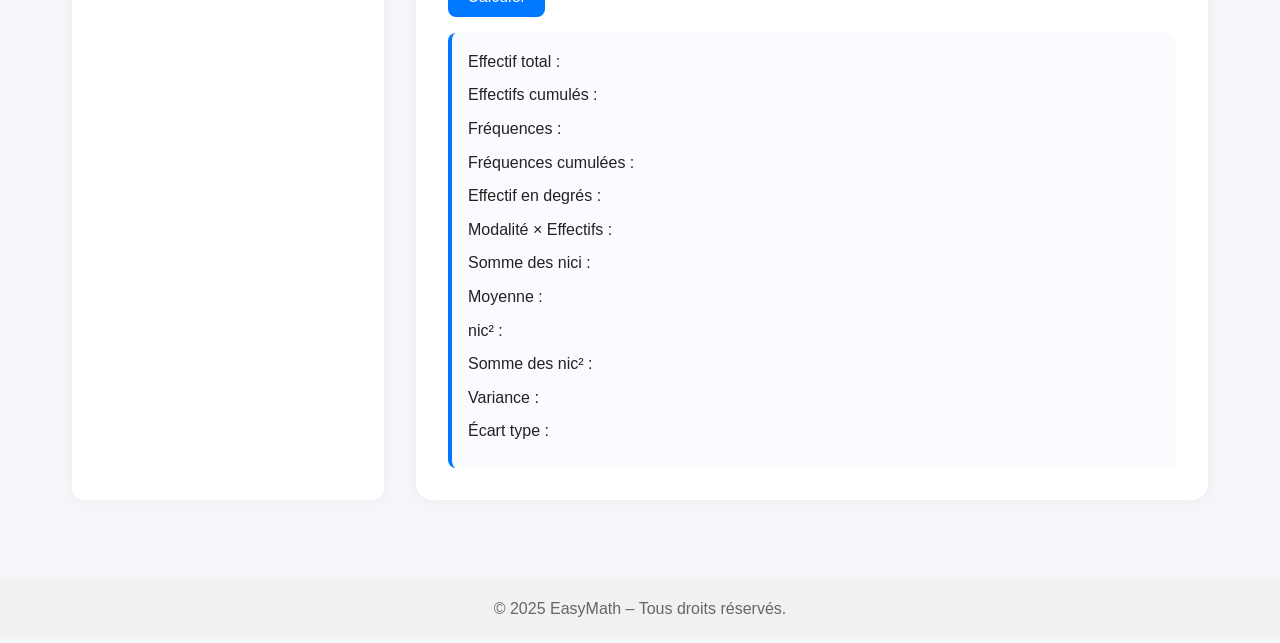
<file: statistic.html>
<!DOCTYPE html>
<html lang="fr">
<head>
  <meta charset="utf-8">
  <title>EasyMath – Statistique</title>
  <link rel="icon" href="logo1.bmp">
  <link rel="stylesheet" href="statistic.css">
  <script defer src="statistic.js"></script>
</head>

<body>
  <header class="header">
    <div class="container">
      <h1>📊 EasyMath – Statistiques</h1>
      <p>Analyse des données et calculs statistiques pour étudiants</p>
    </div>
  </header>

  <main class="container">
    <nav class="sidebar">
      <h2>Menu</h2>
      <ul>
        <li><a href="#v1">Problème à une modalité</a></li>
        <li><a href="#v2">Problème à modalités sous forme d’intervalle</a></li>
        <li><a href="#v3">Combinaison</a></li>
      </ul>
    </nav>

    <section class="content">
      <!-- ===== Section 1 ===== -->
      <section class="card" id="v1">
        <h2>Problème à une modalité</h2>
        <p>Résolution avec les modalités sous forme de nombres.</p>

        <div class="input-group">
          <label for="numElements">Nombre d’éléments :</label>
          <input type="number" id="numElements" placeholder="Ex: 5">
        </div>

        <div id="elementInputs" class="dynamic-inputs"></div>
        <button onclick="calculate()">Calculer</button>
        <p id="result"></p>

        <hr>
        <h3>Autres calculs</h3>
        <button onclick="multiplyArray()">Effectuer les calculs statistiques</button>

        <div class="results">
          <p>Effectif total : <span id="T"></span></p>
          <p>Effectifs cumulés : <span id="nicumule"></span></p>
          <p>Fréquences : <span id="freq"></span></p>
          <p>Fréquences cumulées : <span id="freqcumule"></span></p>
          <p>Effectif en degrés : <span id="effdegret"></span></p>
          <p>Modalité × Effectifs : <span id="nici"></span></p>
          <p>Somme des nici : <span id="k1"></span></p>
          <p>Moyenne : <span id="moy"></span></p>
          <p>nic² : <span id="nicici"></span></p>
          <p>Somme des nic² : <span id="k2"></span></p>
          <p>Variance : <span id="variance"></span></p>
          <p>Écart type : <span id="ec"></span></p>
        </div>
      </section>

      <!-- ===== Section 2 ===== -->
      <section class="card" id="v2">
        <h2>Problème à modalités sous forme d’intervalle</h2>
        <p>Supposons les modalités d’intervalle de la forme [a, b[</p>

        <div class="input-group">
          <label for="modalite0">Entrer les bornes inférieures (a) :</label>
          <textarea id="modalite0" placeholder="Ex: 0, 10, 20"></textarea>
        </div>

        <div class="input-group">
          <label for="modalite1">Entrer les bornes supérieures (b) :</label>
          <textarea id="modalite1" placeholder="Ex: 10, 20, 30"></textarea>
        </div>

        <div class="input-group">
          <label for="effectifss">Entrer les effectifs :</label>
          <textarea id="effectifss" placeholder="Ex: 4, 6, 8"></textarea>
        </div>

        <button onclick="intervalle()">Calculer</button>

        <div class="results">
          <p>Effectif total : <span id="Ts"></span></p>
          <p>Effectifs cumulés : <span id="nicumules"></span></p>
          <p>Fréquences : <span id="freqs"></span></p>
          <p>Fréquences cumulées : <span id="freqcumules"></span></p>
          <p>Effectif en degrés : <span id="effdegrets"></span></p>
          <p>Modalité × Effectifs : <span id="nicis"></span></p>
          <p>Somme des nici : <span id="k1s"></span></p>
          <p>Moyenne : <span id="moys"></span></p>
          <p>nic² : <span id="nicicis"></span></p>
          <p>Somme des nic² : <span id="k2s"></span></p>
          <p>Variance : <span id="variances"></span></p>
          <p>Écart type : <span id="ecs"></span></p>
        </div>
      </section>
    </section>
  </main>

  <footer>
    <p>© 2025 EasyMath – Tous droits réservés.</p>
  </footer>
</body>
</html>
</file>
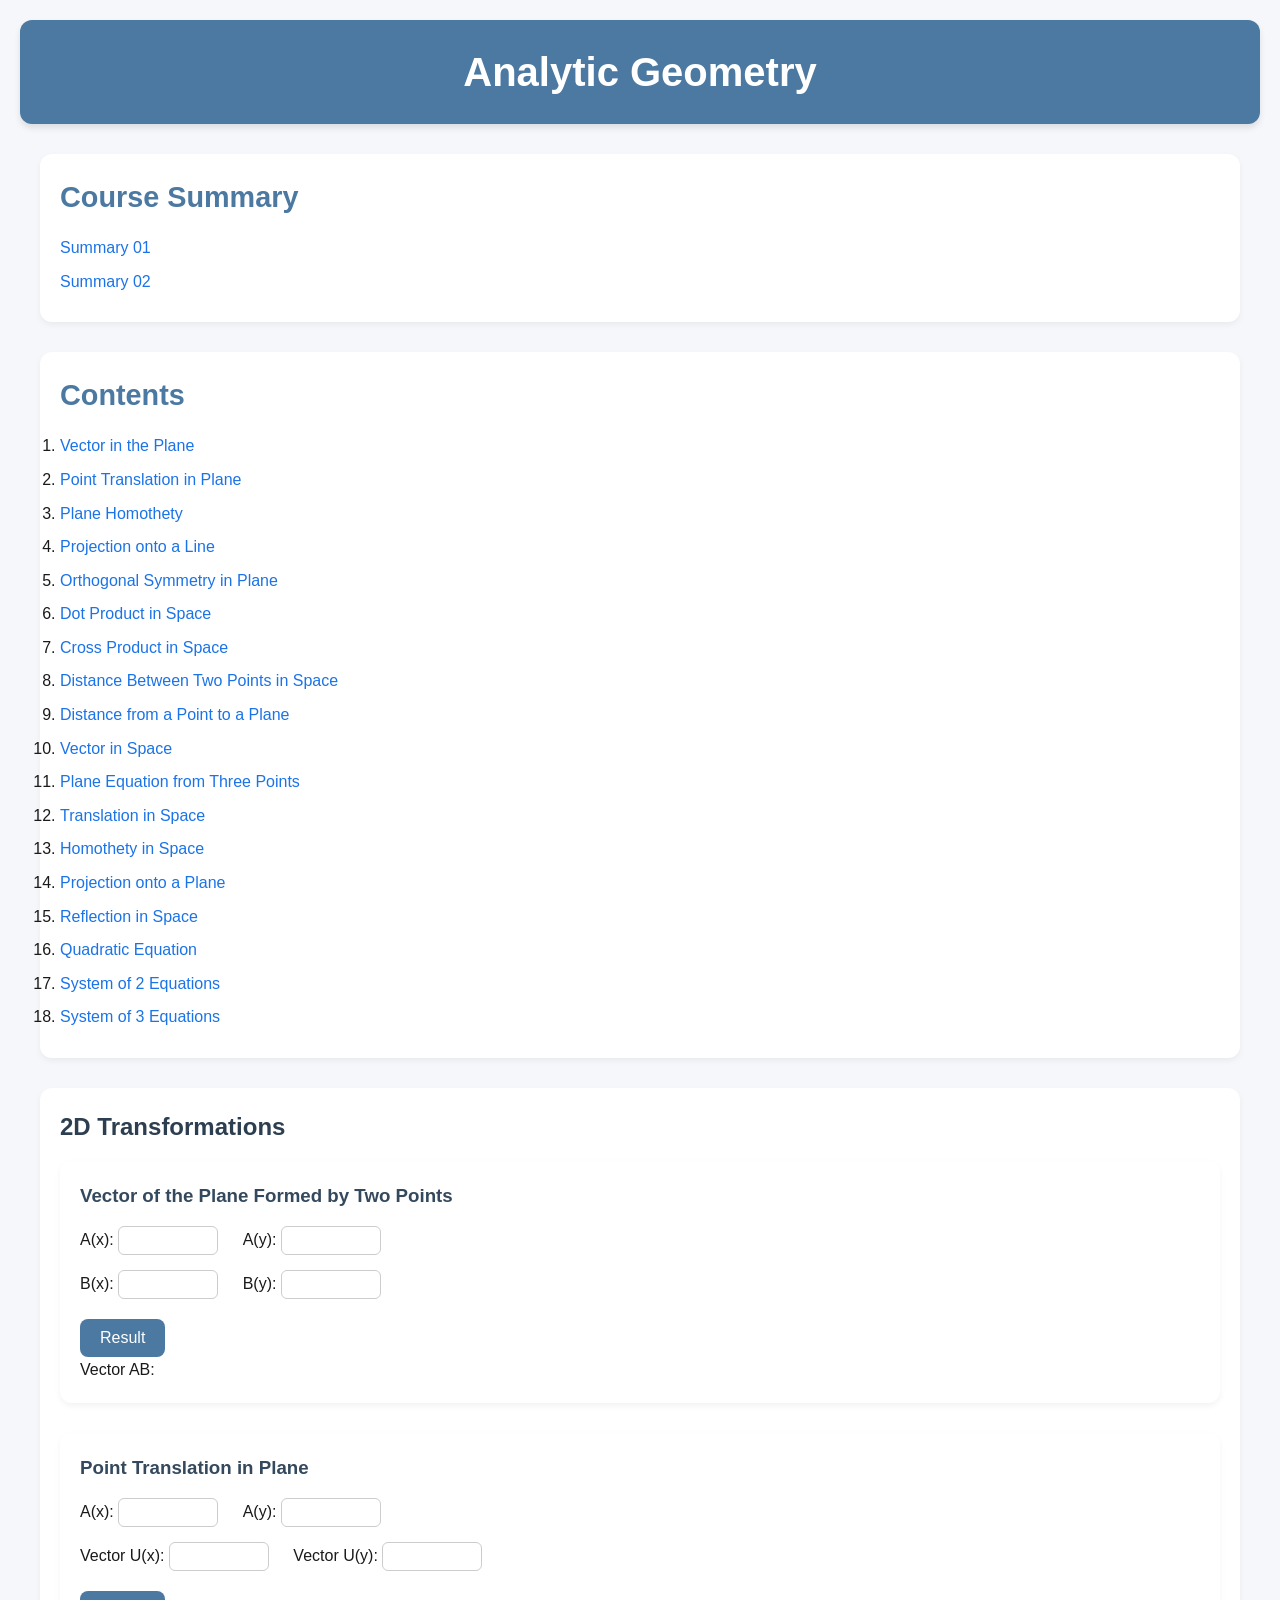
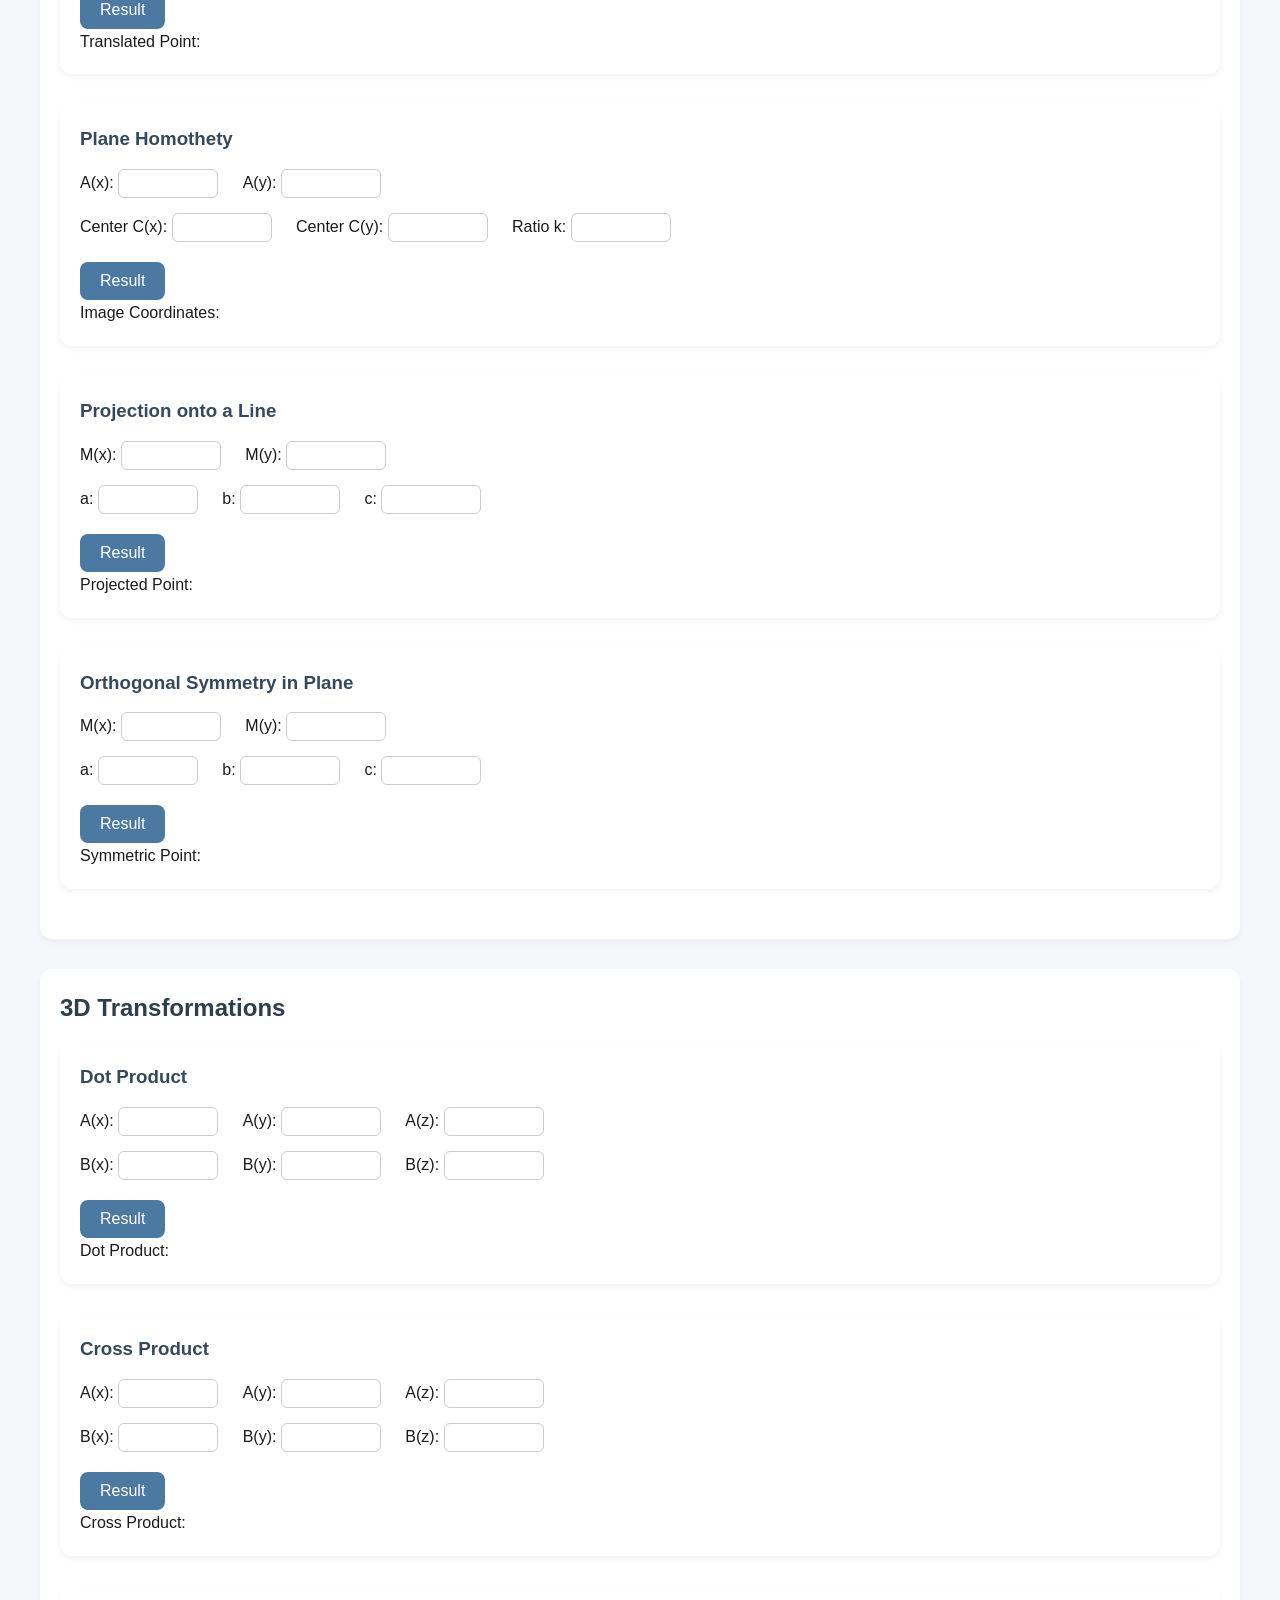
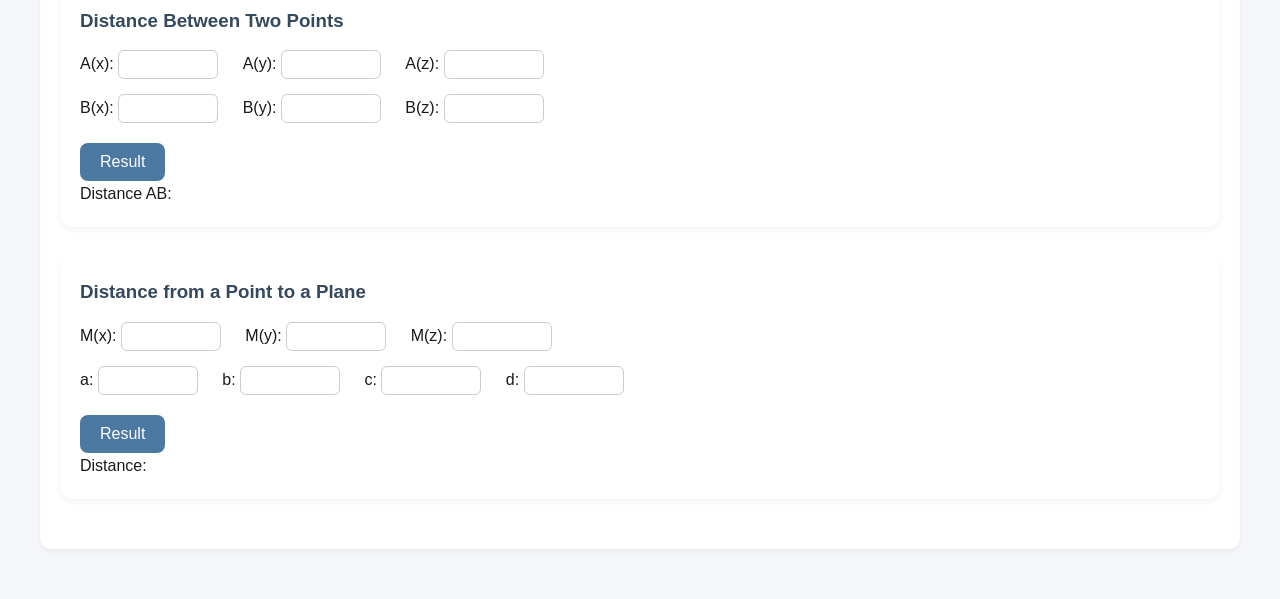
<file: trans.html>
<!DOCTYPE html>
<html lang="en">
<head>
    <meta charset="UTF-8">
    <title>Easy Math - Analytic Geometry</title>
    <link rel="stylesheet" href="transformation.css">
    <link rel="icon" href="logo1.bmp">
    <script src="trans.js" defer></script>
</head>
<body>
    <header>
        <h1>Analytic Geometry</h1>
    </header>
    <main>
        <section class="summary">
            <h2>Course Summary</h2>
            <a href="h">Summary 01</a><br>
            <a href="h">Summary 02</a>
        </section>

        <section class="contents">
            <h2>Contents</h2>
            <ol>
                <li><a href="#v1">Vector in the Plane</a></li>
                <li><a href="#v2">Point Translation in Plane</a></li>
                <li><a href="#v3">Plane Homothety</a></li>
                <li><a href="#v4">Projection onto a Line</a></li>
                <li><a href="#v5">Orthogonal Symmetry in Plane</a></li>
                <li><a href="#v6">Dot Product in Space</a></li>
                <li><a href="#v7">Cross Product in Space</a></li>
                <li><a href="#v8">Distance Between Two Points in Space</a></li>
                <li><a href="#v9">Distance from a Point to a Plane</a></li>
                <li><a href="#v10">Vector in Space</a></li>
                <li><a href="#v11">Plane Equation from Three Points</a></li>
                <li><a href="#v12">Translation in Space</a></li>
                <li><a href="#v13">Homothety in Space</a></li>
                <li><a href="#v14">Projection onto a Plane</a></li>
                <li><a href="#v15">Reflection in Space</a></li>
                <li><a href="#v16">Quadratic Equation</a></li>
                <li><a href="#v17">System of 2 Equations</a></li>
                <li><a href="#v18">System of 3 Equations</a></li>
            </ol>
        </section>

        <section class="two-dimension">
            <h2>2D Transformations</h2>

            <section id="v1">
                <h3>Vector of the Plane Formed by Two Points</h3>
                <label>A(x): <input type="number" id="e4"></label>
                <label>A(y): <input type="number" id="e5"></label><br>
                <label>B(x): <input type="number" id="e6"></label>
                <label>B(y): <input type="number" id="e7"></label><br>
                <button onclick="find_vector()">Result</button>
                <p>Vector AB: <span id="vector2D"></span></p>
            </section>

            <section id="v2">
                <h3>Point Translation in Plane</h3>
                <label>A(x): <input type="number" id="e8"></label>
                <label>A(y): <input type="number" id="e9"></label><br>
                <label>Vector U(x): <input type="number" id="e10"></label>
                <label>Vector U(y): <input type="number" id="e11"></label><br>
                <button onclick="find_translation()">Result</button>
                <p>Translated Point: <span id="trans2D"></span></p>
            </section>

            <section id="v3">
                <h3>Plane Homothety</h3>
                <label>A(x): <input type="number" id="e12"></label>
                <label>A(y): <input type="number" id="e13"></label><br>
                <label>Center C(x): <input type="number" id="e14"></label>
                <label>Center C(y): <input type="number" id="e15"></label>
                <label>Ratio k: <input type="number" id="e16"></label><br>
                <button onclick="find_homothety()">Result</button>
                <p>Image Coordinates: <span id="homo2D"></span></p>
            </section>

            <section id="v4">
                <h3>Projection onto a Line</h3>
                <label>M(x): <input type="number" id="e17"></label>
                <label>M(y): <input type="number" id="e18"></label><br>
                <label>a: <input type="number" id="e19"></label>
                <label>b: <input type="number" id="e20"></label>
                <label>c: <input type="number" id="e21"></label><br>
                <button onclick="find_projection()">Result</button>
                <p>Projected Point: <span id="proj2D"></span></p>
            </section>

            <section id="v5">
                <h3>Orthogonal Symmetry in Plane</h3>
                <label>M(x): <input type="number" id="e22"></label>
                <label>M(y): <input type="number" id="e23"></label><br>
                <label>a: <input type="number" id="e24"></label>
                <label>b: <input type="number" id="e25"></label>
                <label>c: <input type="number" id="e26"></label><br>
                <button onclick="find_symmetry_orthogonal()">Result</button>
                <p>Symmetric Point: <span id="so"></span></p>
            </section>
        </section>

        <section class="three-dimension">
            <h2>3D Transformations</h2>
            
            <section id="v6">
                <h3>Dot Product</h3>
                <label>A(x): <input type="number" id="n7"></label>
                <label>A(y): <input type="number" id="n8"></label>
                <label>A(z): <input type="number" id="n9"></label><br>
                <label>B(x): <input type="number" id="n10"></label>
                <label>B(y): <input type="number" id="n11"></label>
                <label>B(z): <input type="number" id="n12"></label><br>
                <button onclick="find_dotProduct3D()">Result</button>
                <p>Dot Product: <span id="pscalaire"></span></p>
            </section>

            <section id="v7">
                <h3>Cross Product</h3>
                <label>A(x): <input type="number" id="n1"></label>
                <label>A(y): <input type="number" id="n2"></label>
                <label>A(z): <input type="number" id="n3"></label><br>
                <label>B(x): <input type="number" id="n4"></label>
                <label>B(y): <input type="number" id="n5"></label>
                <label>B(z): <input type="number" id="n6"></label><br>
                <button onclick="find_crossProduct3D()">Result</button>
                <p>Cross Product: <span id="pvectoriel"></span></p>
            </section>

            <section id="v8">
                <h3>Distance Between Two Points</h3>
                <label>A(x): <input type="number" id="n26"></label>
                <label>A(y): <input type="number" id="n27"></label>
                <label>A(z): <input type="number" id="n28"></label><br>
                <label>B(x): <input type="number" id="n29"></label>
                <label>B(y): <input type="number" id="n30"></label>
                <label>B(z): <input type="number" id="n31"></label><br>
                <button onclick="find_distance3D()">Result</button>
                <p>Distance AB: <span id="dist3D"></span></p>
            </section>

            <section id="v9">
                <h3>Distance from a Point to a Plane</h3>
                <label>M(x): <input type="number" id="n32"></label>
                <label>M(y): <input type="number" id="n33"></label>
                <label>M(z): <input type="number" id="n34"></label><br>
                <label>a: <input type="number" id="n35"></label>
                <label>b: <input type="number" id="n36"></label>
                <label>c: <input type="number" id="n37"></label>
                <label>d: <input type="number" id="n38"></label><br>
                <button onclick="find_point_plane3D()">Result</button>
                <p>Distance: <span id="dpp"></span></p>
            </section>

            <!-- Other 3D sections follow the same clean pattern... -->

        </section>
    </main>
</body>
</html>
</file>
<file: airevolume.css>
/* -------- GLOBAL -------- */
* {
  margin: 0;
  padding: 0;
  box-sizing: border-box;
}

body {
  font-family: 'Poppins', sans-serif;
  background: linear-gradient(135deg, #f9fbff, #e9f3ff);
  color: #222;
  min-height: 100vh;
}

/* -------- HEADER -------- */
header {
  background: linear-gradient(90deg, #00aaff, #0072ff);
  color: white;
  padding: 1rem 2rem;
  display: flex;
  align-items: center;
  justify-content: space-between;
  flex-wrap: wrap;
}

header .logo {
  display: flex;
  align-items: center;
  gap: 10px;
}

header .logo img {
  width: 60px;
  border-radius: 50%;
}

nav ul {
  list-style: none;
  display: flex;
  gap: 1rem;
  flex-wrap: wrap;
}

nav a {
  color: white;
  text-decoration: none;
  font-weight: 600;
  transition: 0.3s;
}

nav a:hover,
nav a.active {
  text-decoration: underline;
}

/* -------- HERO -------- */
.hero {
  text-align: center;
  padding: 3rem 1rem;
  background: #fff;
  box-shadow: 0 2px 10px rgba(0, 0, 0, 0.05);
  margin-bottom: 2rem;
}

.hero h2 {
  color: #0072ff;
  font-size: 2rem;
  margin-bottom: 1rem;
}

/* -------- SUMMARY -------- */
.summary {
  text-align: center;
  padding: 2rem;
}

.summary .btn {
  display: inline-block;
  background: #0072ff;
  color: white;
  padding: 0.7rem 1.5rem;
  border-radius: 30px;
  text-decoration: none;
  transition: 0.3s;
}

.summary .btn:hover {
  background: #005eea;
}

/* -------- CALCULATORS -------- */
main.calculators {
  max-width: 1200px;
  margin: auto;
  padding: 2rem;
}

main h2 {
  text-align: center;
  color: #0072ff;
  margin-bottom: 1rem;
}

.intro {
  text-align: center;
  color: #555;
  margin-bottom: 2rem;
}

.grid {
  display: grid;
  grid-template-columns: repeat(auto-fit, minmax(280px, 1fr));
  gap: 1.5rem;
}

.card {
  background: white;
  border-radius: 15px;
  padding: 1.5rem;
  box-shadow: 0 4px 15px rgba(0, 0, 0, 0.1);
  transition: transform 0.3s ease, box-shadow 0.3s ease;
}

.card:hover {
  transform: translateY(-5px);
  box-shadow: 0 6px 20px rgba(0, 0, 0, 0.15);
}

.card h3 {
  color: #0072ff;
  margin-bottom: 0.5rem;
}

.card p {
  margin-bottom: 0.5rem;
}

.card input {
  display: block;
  width: 100%;
  padding: 0.6rem;
  margin-bottom: 0.6rem;
  border: 1px solid #ccc;
  border-radius: 8px;
}

.card button {
  background: #00aaff;
  color: white;
  border: none;
  padding: 0.6rem 1.2rem;
  border-radius: 8px;
  cursor: pointer;
  font-weight: bold;
  transition: background 0.3s;
}

.card button:hover {
  background: #008dd6;
}

/* -------- FOOTER -------- */
footer {
  text-align: center;
  background: #0072ff;
  color: white;
  padding: 1rem;
  margin-top: 2rem;
  font-size: 0.9rem;
}
</file>
<file: apropos.css>
.information{
    
    
    padding: 5%;
    margin: 5%;
   
    
    
}

.information h1{
    border-bottom: solid 5px;
    text-align: center;
    background: linear-gradient(45deg, red, yellow, green, blue);
}



.information h2{
    text-align: center;
 
}

body{
    background-color: #333;
}
main{
    background: linear-gradient(45deg, red, yellow, green, blue);
    border-top: dashed 10px ;
    border-bottom: dashed 10px;
    border-top-left-radius: 5%;
    border-bottom-right-radius: 5%;

}

.websiteslink{
        position: relative;
        border: inset 30px ;
        border-top-color: greenyellow;
        border-right-color: greenyellow;
        border-left-color:yellow ;
        border-bottom-color: yellow;
        margin-left: 15%;
        margin-bottom: 25%;
        padding-left: 50px;
        width: 75%;
        padding-top: 7%;
        padding-bottom: 10%;
        text-align: justify;
        background-color: white;
        border-radius: 5px;


}

.websiteslink h1{
    text-transform: capitalize;
    text-decoration: rgb(43, 226, 104);
}

.own a{
        text-justify: auto;
    
}
</file>
<file: arithmetique.css>
/* -------- GLOBAL -------- */
* {
  margin: 0;
  padding: 0;
  box-sizing: border-box;
}

body {
  font-family: 'Poppins', sans-serif;
  background: linear-gradient(135deg, #f6f8ff, #eaf1ff);
  color: #222;
  min-height: 100vh;
}

/* -------- HEADER -------- */
header {
  background: linear-gradient(90deg, #007bff, #00c3ff);
  color: white;
  padding: 1rem 2rem;
  display: flex;
  align-items: center;
  justify-content: space-between;
  flex-wrap: wrap;
}

header .logo {
  display: flex;
  align-items: center;
  gap: 10px;
}

header .logo img {
  width: 60px;
  border-radius: 50%;
}

nav ul {
  list-style: none;
  display: flex;
  gap: 1rem;
  flex-wrap: wrap;
}

nav a {
  color: white;
  text-decoration: none;
  font-weight: 600;
  transition: 0.3s;
}

nav a:hover, nav a.active {
  text-decoration: underline;
}

/* -------- HERO -------- */
.hero {
  text-align: center;
  padding: 3rem 1rem;
  background: #fff;
  box-shadow: 0 2px 10px rgba(0,0,0,0.05);
  margin-bottom: 2rem;
}

.hero h2 {
  color: #007bff;
  font-size: 2rem;
  margin-bottom: 1rem;
}

/* -------- SUMMARY -------- */
.summary {
  text-align: center;
  padding: 2rem;
}

.summary .btn {
  display: inline-block;
  background: #007bff;
  color: white;
  padding: 0.7rem 1.5rem;
  border-radius: 30px;
  text-decoration: none;
  margin: 0.5rem;
  transition: 0.3s;
}

.summary .btn.secondary {
  background: #00c3ff;
}

.summary .btn:hover {
  opacity: 0.8;
}

/* -------- CALCULATORS -------- */
main.calculators {
  max-width: 1200px;
  margin: auto;
  padding: 2rem;
}

main h2 {
  text-align: center;
  color: #007bff;
  margin-bottom: 1rem;
}

.intro {
  text-align: center;
  color: #555;
  margin-bottom: 2rem;
}

.grid {
  display: grid;
  grid-template-columns: repeat(auto-fit, minmax(280px, 1fr));
  gap: 1.5rem;
}

.card {
  background: white;
  border-radius: 15px;
  padding: 1.5rem;
  box-shadow: 0 4px 15px rgba(0,0,0,0.1);
  transition: transform 0.3s ease, box-shadow 0.3s ease;
}

.card:hover {
  transform: translateY(-5px);
  box-shadow: 0 6px 20px rgba(0,0,0,0.15);
}

.card h3 {
  color: #007bff;
  margin-bottom: 0.5rem;
}

.card input {
  display: block;
  width: 100%;
  padding: 0.6rem;
  margin-bottom: 0.6rem;
  border: 1px solid #ccc;
  border-radius: 8px;
}

.card button {
  background: #00c3ff;
  color: white;
  border: none;
  padding: 0.6rem 1.2rem;
  border-radius: 8px;
  cursor: pointer;
  font-weight: bold;
  transition: background 0.3s;
}

.card button:hover {
  background: #009fe3;
}

.card .result {
  margin-top: 0.5rem;
  font-weight: bold;
  color: #333;
}

/* -------- FOOTER -------- */
footer {
  text-align: center;
  background: #007bff;
  color: white;
  padding: 1rem;
  margin-top: 2rem;
  font-size: 0.9rem;
}
</file>
<file: calculatrice.css>
body {
    font-family: Arial, sans-serif;
    background-color: #f4f4f4;
    margin: 0;
    display: flex;
    justify-content: center;
    align-items: center;
    height: 100vh;
}

.calculator {
    background-color: #fff;
    border: 1px solid #ccc;
    border-radius: 5px;
    box-shadow: 0 0 10px rgba(0, 0, 0, 0.1);
    padding: 20px;
    text-align: center;
}

#display {
    width: 100%;
    margin-bottom: 10px;
    padding: 10px;
    font-size: 20px;
}

.buttons {
    display: grid;
    grid-template-columns: repeat(4, 1fr);
    grid-gap: 10px;
}

button {
    background-color: #333;
    color: #fff;
    border: none;
    padding: 10px;
    font-size: 18px;
    cursor: pointer;
    transition: background-color 0.3s;
}

button:hover {
    background-color: #555;
}

.operator, .equal, .function, .clear {
    background-color: #ff9500;
    color: #fff;
}

.operator:hover, .equal:hover, .function:hover, .clear:hover {
    background-color: #e87d0d;
}
</file>
<file: equation.css>
header{
    border-top: dashed;
    border-bottom: dashed;
    border-radius: 10%;
    background-color: cadetblue;
}
header h1 {
    text-align: center;
    color: aqua;
}

main{
    border-top: dashed ;
    border-bottom: dashed;
    border-radius: 10%;
    padding: 100px;
    margin: 50px;
    background-color: #333;
}
main section{
    border-top: dashed;
    border-bottom: dashed;
    padding: 30px;
    margin: 50px;
    border-radius: 10%;
}

main section h2 {
    text-align: center;
    color: aqua;
}
</file>
<file: nombrecomplexe.css>
/* nombrecomplexe.css — version améliorée */

/* ---------- THEME VARIABLES ---------- */
:root{
  --bg: #f6f8fb;
  --card: #ffffff;
  --accent-1: #3a7bd5;   /* bleu principal */
  --accent-2: #00c6ff;   /* cyan */
  --muted: #6b7280;
  --danger: #e74c3c;
  --glass: rgba(255,255,255,0.6);
  --radius: 12px;
  --max-width: 1100px;
}

/* ---------- RESET / BASE ---------- */
*{ box-sizing: border-box; margin:0; padding:0; }
html,body{ height:100%; }
body{
  font-family: "Inter", "Segoe UI", Roboto, Arial, sans-serif;
  background: linear-gradient(180deg,var(--bg), #eef4ff 60%);
  color: #111827;
  -webkit-font-smoothing:antialiased;
  line-height:1.45;
  padding:28px 18px;
}

/* center page content */
main, header, nav, section { max-width: var(--max-width); margin: 0 auto; }

/* ---------- HEADER ---------- */
header.title{
  background: linear-gradient(90deg,var(--accent-1), var(--accent-2));
  color: white;
  padding: 28px;
  border-radius: calc(var(--radius) * 1.2);
  box-shadow: 0 8px 30px rgba(42,82,170,0.12);
  display:flex;
  align-items:center;
  gap:18px;
  margin-bottom: 22px;
}

header.title h1{
  font-size: 1.8rem;
  letter-spacing: -0.02em;
}

/* ---------- TOC & SUMMARY ---------- */
nav.toc, .summary{
  display:grid;
  grid-template-columns: 1fr;
  gap:12px;
  margin-bottom:18px;
}

nav.toc{
  background: var(--card);
  padding: 16px;
  border-radius: var(--radius);
  box-shadow: 0 6px 18px rgba(16,24,40,0.04);
}

nav.toc h2{ color:var(--accent-1); margin-bottom:8px; font-size:1.05rem; }
nav.toc ol{ padding-left:1.1rem; color:var(--muted); }
nav.toc a{ color:var(--accent-1); text-decoration:none; }
nav.toc a:hover{ text-decoration:underline; }

/* summary card */
.summary{
  background: linear-gradient(180deg, rgba(255,255,255,0.9), var(--card));
  padding: 16px;
  border-radius: var(--radius);
  box-shadow: 0 6px 18px rgba(16,24,40,0.03);
}
.summary h2{ color:var(--accent-1); margin-bottom:10px; }
.summary ul{ list-style: none; display:flex; gap:8px; flex-wrap:wrap; }
.summary a{
  display:inline-block;
  padding:8px 12px;
  background: rgba(58,123,213,0.08);
  color: var(--accent-1);
  border-radius: 999px;
  text-decoration:none;
  font-weight:600;
  font-size:0.92rem;
}
.summary a:hover{ transform:translateY(-2px); }

/* ---------- MAIN GRID: exercises ---------- */
main.complex-section{
  display:grid;
  grid-template-columns: 1fr;
  gap:18px;
  margin-top: 6px;
}

/* each exercise card */
.exercise{
  background: var(--card);
  padding: 18px;
  border-radius: var(--radius);
  box-shadow: 0 10px 30px rgba(13,27,62,0.04);
  transition: transform .18s ease, box-shadow .18s ease;
}
.exercise:hover{
  transform: translateY(-6px);
  box-shadow: 0 18px 50px rgba(13,27,62,0.07);
}

.exercise h2{
  color: #0f1724;
  margin-bottom:12px;
  font-size:1.05rem;
}

/* ---------- inputs layout ---------- */
/* grid to align labels and inputs neatly */
.form-grid{
  display:grid;
  grid-template-columns: repeat(auto-fit, minmax(150px, 1fr));
  gap:10px 14px;
  align-items:center;
  margin-bottom:10px;
}

/* label styling */
label{
  font-size:0.95rem;
  color:var(--muted);
  display:flex;
  flex-direction:column;
  gap:6px;
  font-weight:600;
}

/* numeric input */
input[type="number"]{
  padding:10px 12px;
  border-radius:10px;
  border:1px solid #e6e9ef;
  background: linear-gradient(180deg,#fff,#fbfdff);
  font-size:0.95rem;
  outline: none;
  transition: box-shadow .12s ease, border-color .12s ease;
  width:100%;
}
input[type="number"]:focus{
  border-color: rgba(58,123,213,0.9);
  box-shadow: 0 6px 18px rgba(58,123,213,0.08);
}

/* small helper text */
.helper{
  font-size:0.9rem;
  color:var(--muted);
  margin-bottom:6px;
}

/* ---------- buttons ---------- */
.btn{
  display:inline-flex;
  gap:10px;
  align-items:center;
  justify-content:center;
  padding:10px 16px;
  background: linear-gradient(90deg,var(--accent-1),var(--accent-2));
  color:white;
  border:none;
  border-radius: 10px;
  font-weight:700;
  cursor:po
</file>
<file: statistic.css>
/* === Base Styles === */
* {
  margin: 0;
  padding: 0;
  box-sizing: border-box;
}

body {
  font-family: "Segoe UI", Roboto, Arial, sans-serif;
  background-color: #f4f6fa;
  color: #222;
  line-height: 1.6;
}

/* === Header === */
.header {
  background: linear-gradient(90deg, #0078ff, #00c2ff);
  color: white;
  padding: 2rem 0;
  text-align: center;
  box-shadow: 0 2px 8px rgba(0, 0, 0, 0.1);
}

.header h1 {
  font-size: 2rem;
  margin-bottom: 0.5rem;
}

.header p {
  font-size: 1rem;
  opacity: 0.9;
}

/* === Layout === */
.container {
  display: flex;
  gap: 2rem;
  padding: 2rem;
  max-width: 1200px;
  margin: auto;
}

.sidebar {
  flex: 1;
  background: white;
  border-radius: 12px;
  padding: 1.5rem;
  box-shadow: 0 0 10px rgba(0, 0, 0, 0.05);
}

.sidebar h2 {
  font-size: 1.3rem;
  margin-bottom: 1rem;
  color: #0078ff;
}

.sidebar ul {
  list-style: none;
}

.sidebar li {
  margin-bottom: 0.8rem;
}

.sidebar a {
  text-decoration: none;
  color: #333;
  font-weight: 500;
  transition: color 0.3s;
}

.sidebar a:hover {
  color: #0078ff;
}

/* === Content === */
.content {
  flex: 3;
  display: flex;
  flex-direction: column;
  gap: 2rem;
}

.card {
  background: white;
  border-radius: 16px;
  padding: 2rem;
  box-shadow: 0 0 12px rgba(0, 0, 0, 0.05);
}

.card h2 {
  color: #0078ff;
  margin-bottom: 1rem;
}

.card p {
  margin-bottom: 1rem;
}

.input-group {
  margin-bottom: 1.2rem;
}

.input-group label {
  display: block;
  margin-bottom: 0.5rem;
  font-weight: 600;
}

input, textarea {
  width: 100%;
  padding: 0.7rem;
  border: 1px solid #ccc;
  border-radius: 8px;
  font-size: 1rem;
  transition: border-color 0.3s;
}

input:focus, textarea:focus {
  border-color: #0078ff;
  outline: none;
}

button {
  background: #0078ff;
  color: white;
  border: none;
  border-radius: 8px;
  padding: 0.7rem 1.2rem;
  font-size: 1rem;
  cursor: pointer;
  transition: background 0.3s;
}

button:hover {
  background: #005fcc;
}

.results {
  background: #f9fbff;
  padding: 1rem;
  border-left: 4px solid #0078ff;
  border-radius: 8px;
  margin-top: 1rem;
}

.results p {
  margin-bottom: 0.5rem;
}

/* === Footer === */
footer {
  text-align: center;
  padding: 1rem 0;
  background: #f1f1f1;
  color: #666;
  margin-top: 3rem;
}

/* === Responsive === */
@media (max-width: 900px) {
  .container {
    flex-direction: column;
  }

  .sidebar {
    order: 2;
  }

  .content {
    order: 1;
  }
}
</file>
<file: transformation.css>
/* Reset some defaults */
* {
    box-sizing: border-box;
    margin: 0;
    padding: 0;
    font-family: 'Segoe UI', Tahoma, Geneva, Verdana, sans-serif;
}

body {
    background-color: #f5f7fa;
    color: #1a1a1a;
    line-height: 1.6;
    padding: 20px;
}

/* Header styling */
header {
    background-color: #4b79a1;
    color: white;
    padding: 20px;
    text-align: center;
    border-radius: 12px;
    margin-bottom: 30px;
    box-shadow: 0 4px 6px rgba(0,0,0,0.1);
}

header h1 {
    font-size: 2.5rem;
}

/* Main content */
main {
    max-width: 1200px;
    margin: auto;
}

/* Section styling */
section {
    margin-bottom: 30px;
    padding: 20px;
    background-color: #ffffff;
    border-radius: 12px;
    box-shadow: 0 3px 6px rgba(0,0,0,0.05);
}

/* Summary & contents */
.summary h2,
.contents h2 {
    margin-bottom: 15px;
    color: #4b79a1;
    font-size: 1.8rem;
}

.summary a,
.contents a {
    color: #1a73e8;
    text-decoration: none;
    display: inline-block;
    margin-bottom: 8px;
    transition: 0.3s;
}

.summary a:hover,
.contents a:hover {
    text-decoration: underline;
}

/* Input styling */
input[type="number"] {
    padding: 6px 10px;
    margin: 5px 10px 10px 0;
    border: 1px solid #ccc;
    border-radius: 6px;
    width: 100px;
    transition: border-color 0.3s;
}

input[type="number"]:focus {
    border-color: #4b79a1;
    outline: none;
}

/* Labels inline */
label {
    margin-right: 10px;
}

/* Buttons */
button {
    background-color: #4b79a1;
    color: white;
    border: none;
    padding: 10px 20px;
    border-radius: 8px;
    cursor: pointer;
    font-size: 1rem;
    margin-top: 10px;
    transition: 0.3s;
}

button:hover {
    background-color: #3a5f85;
}

/* Headings in sections */
h2 {
    color: #2c3e50;
    margin-bottom: 15px;
}

h3 {
    color: #34495e;
    margin-bottom: 10px;
}

/* Results */
p span {
    font-weight: bold;
    color: #e74c3c;
}

/* Make form elements wrap nicely */
section input, section label, section button {
    display: inline-block;
}

/* Responsive */
@media (max-width: 768px) {
    input[type="number"] {
        width: 80px;
    }

    button {
        width: 100%;
    }

    section {
        padding: 15px;
    }
}
</file>
